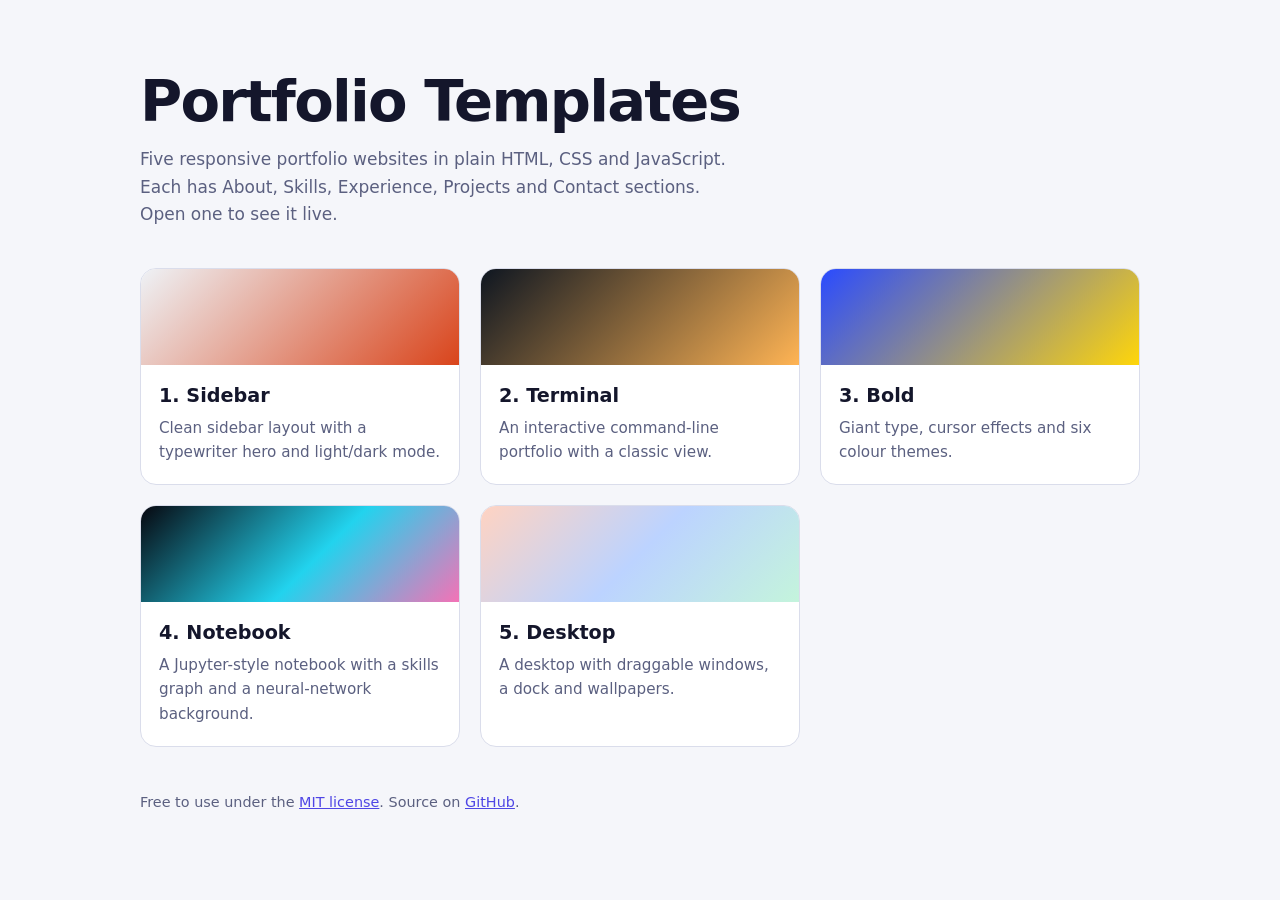
<file: index.html>
<!doctype html>
<html lang="en">
<head>
<meta charset="utf-8">
<meta name="viewport" content="width=device-width,initial-scale=1">
<title>Portfolio Templates</title>
<meta name="description" content="Five free portfolio website templates in plain HTML, CSS and JavaScript.">
<style>
:root{--bg:#F5F6FA;--card:#fff;--ink:#14162B;--mute:#5B6080;--line:#DADDEB;--acc:#4F46E5}
@media(prefers-color-scheme:dark){:root{--bg:#0C0E1A;--card:#151829;--ink:#ECEEFA;--mute:#9AA0C4;--line:#262B47;--acc:#8B93FF}}
*{box-sizing:border-box;margin:0}
body{font:17px/1.6 system-ui,-apple-system,"Segoe UI",sans-serif;background:var(--bg);color:var(--ink);padding:8vh 6vw}
main{max-width:1000px;margin:auto}
h1{font-size:clamp(2.2rem,6vw,3.6rem);letter-spacing:-.03em;line-height:1.05}
.lead{color:var(--mute);max-width:56ch;margin:14px 0 40px}
.grid{display:grid;grid-template-columns:repeat(auto-fit,minmax(280px,1fr));gap:20px}
a.card{display:block;text-decoration:none;color:inherit;background:var(--card);border:1px solid var(--line);border-radius:16px;overflow:hidden;transition:transform .2s,box-shadow .2s,border-color .2s}
a.card:hover,a.card:focus-visible{transform:translateY(-4px);border-color:var(--acc);box-shadow:0 18px 40px -20px var(--acc);outline:none}
.sw{height:96px}
.b{padding:16px 18px 20px}
.b h2{font-size:1.2rem}
.b p{color:var(--mute);font-size:.95rem;margin-top:4px}
footer{margin-top:44px;color:var(--mute);font-size:.9rem}
footer a{color:var(--acc)}
@media(prefers-reduced-motion:reduce){*{transition:none!important}}
</style>
</head>
<body>
<main>
  <h1>Portfolio Templates</h1>
  <p class="lead">Five responsive portfolio websites in plain HTML, CSS and JavaScript. Each has About, Skills, Experience, Projects and Contact sections. Open one to see it live.</p>
  <div class="grid">
    <a class="card" href="template-1-sidebar/"><div class="sw" style="background:linear-gradient(135deg,#EEF2F6,#D9441B)"></div><div class="b"><h2>1. Sidebar</h2><p>Clean sidebar layout with a typewriter hero and light/dark mode.</p></div></a>
    <a class="card" href="template-2-terminal/"><div class="sw" style="background:linear-gradient(135deg,#0E1621,#FFB454)"></div><div class="b"><h2>2. Terminal</h2><p>An interactive command-line portfolio with a classic view.</p></div></a>
    <a class="card" href="template-3-bold/"><div class="sw" style="background:linear-gradient(135deg,#2A4BFF,#FFD60A)"></div><div class="b"><h2>3. Bold</h2><p>Giant type, cursor effects and six colour themes.</p></div></a>
    <a class="card" href="template-4-notebook/"><div class="sw" style="background:linear-gradient(135deg,#07070F,#22D3EE 55%,#F472B6)"></div><div class="b"><h2>4. Notebook</h2><p>A Jupyter-style notebook with a skills graph and a neural-network background.</p></div></a>
    <a class="card" href="template-5-desktop/"><div class="sw" style="background:linear-gradient(135deg,#FFD3C2,#BCD3FF 50%,#C4F4DC)"></div><div class="b"><h2>5. Desktop</h2><p>A desktop with draggable windows, a dock and wallpapers.</p></div></a>
  </div>
  <footer>Free to use under the <a href="LICENSE">MIT license</a>. Source on <a href="https://github.com/Omkar210404/portfolio-templates">GitHub</a>.</footer>
</main>
</body>
</html>
</file>
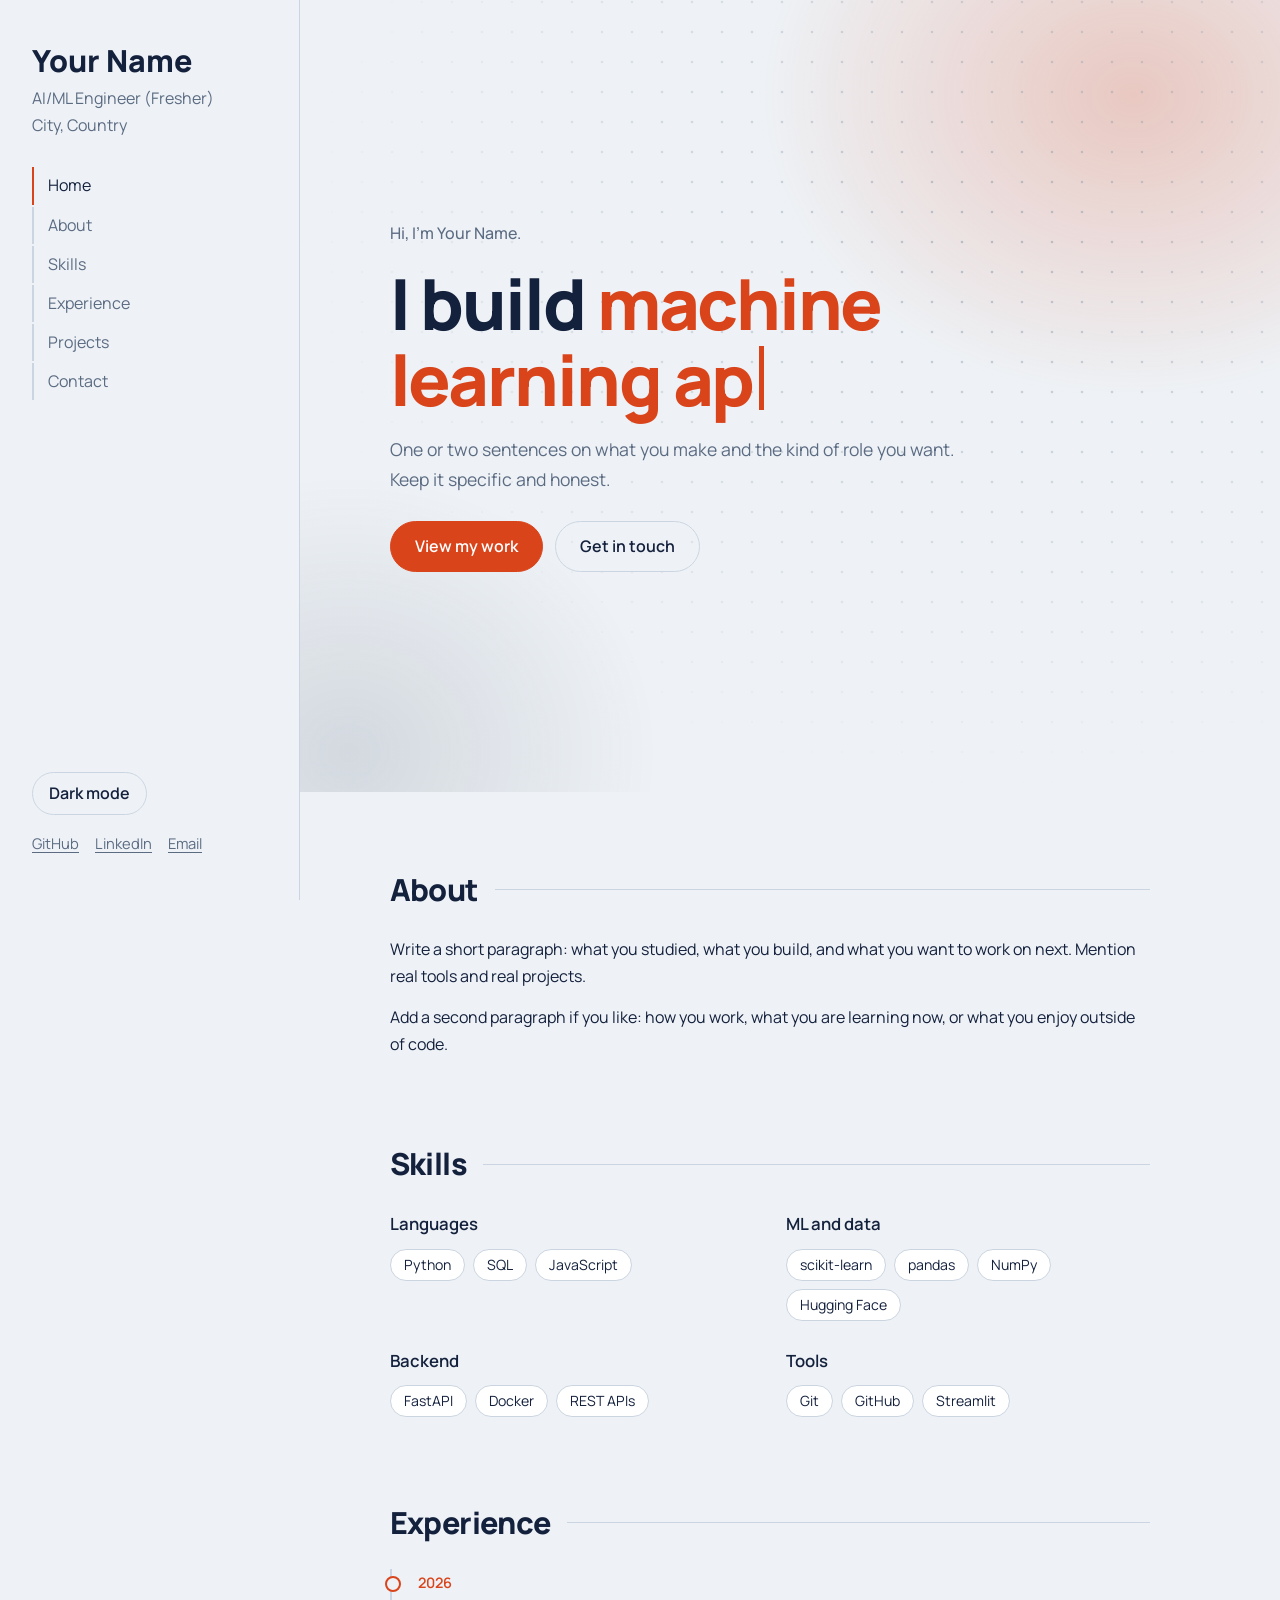
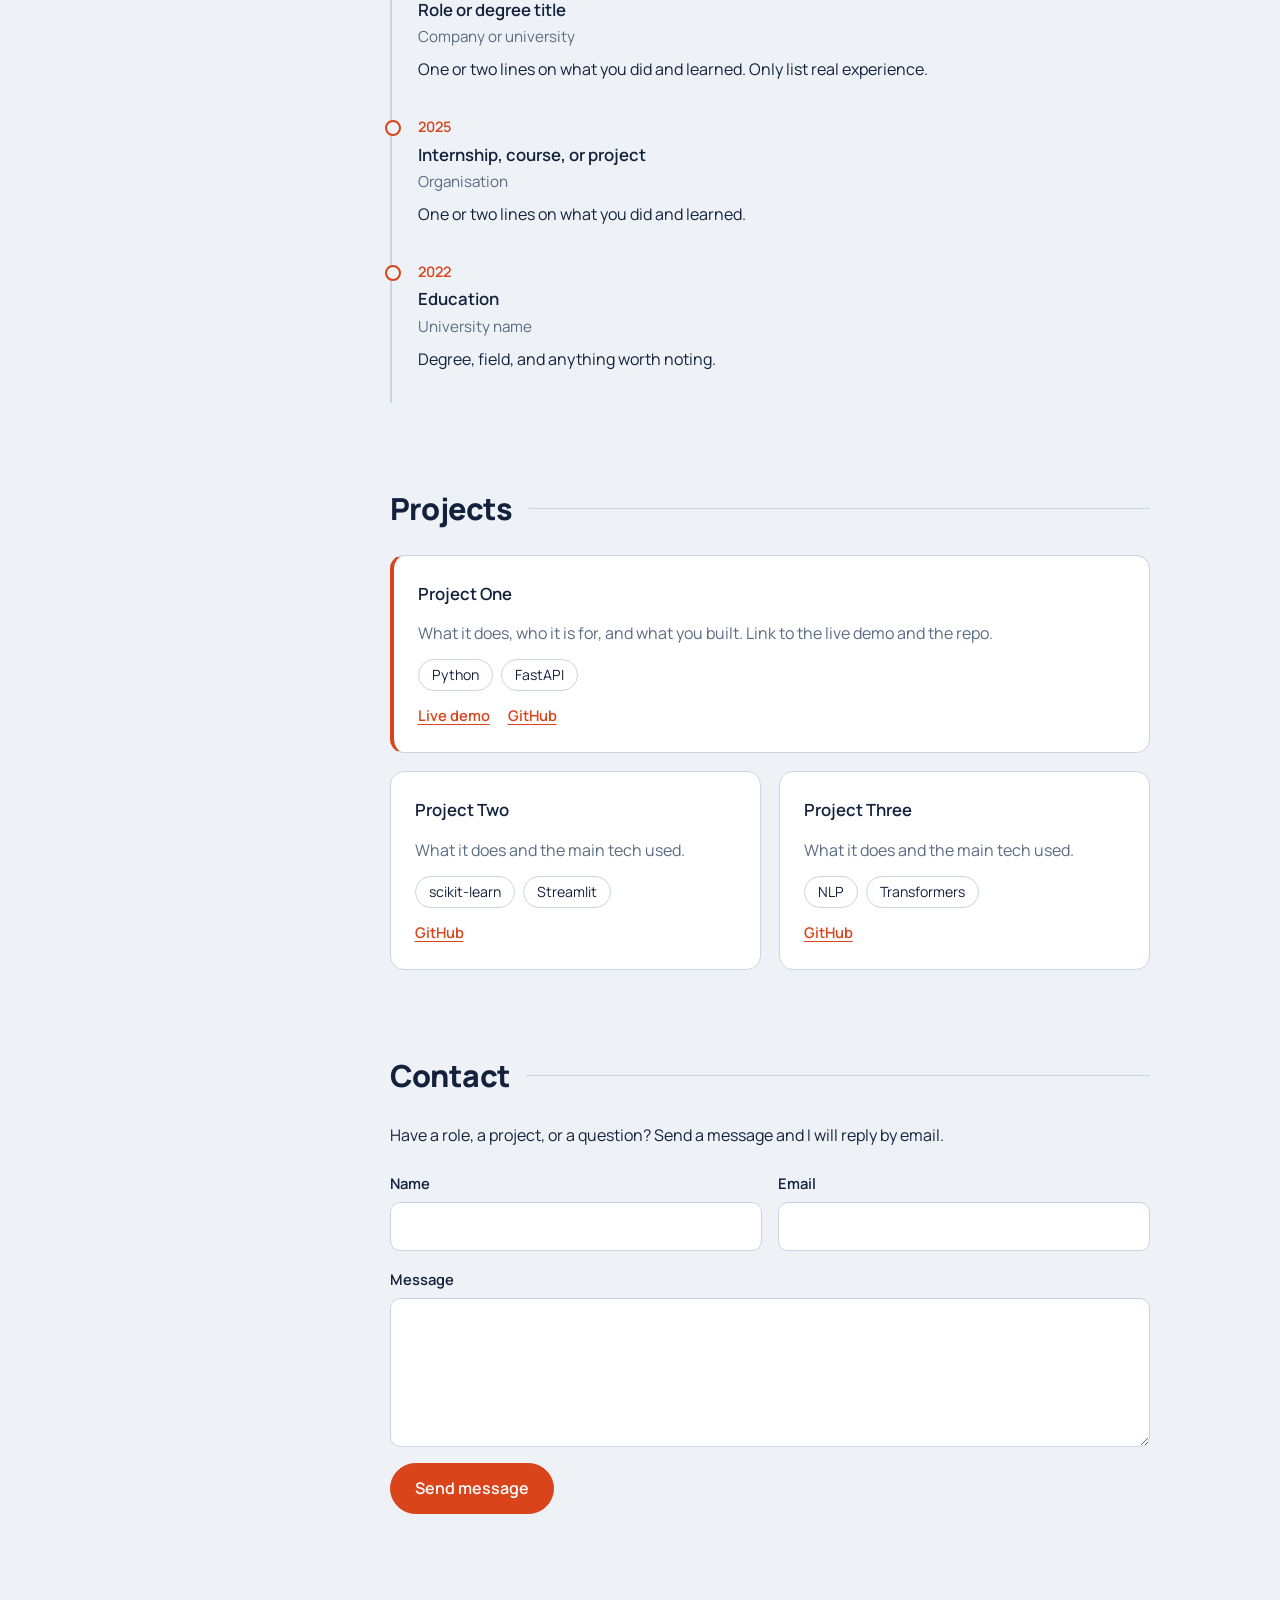
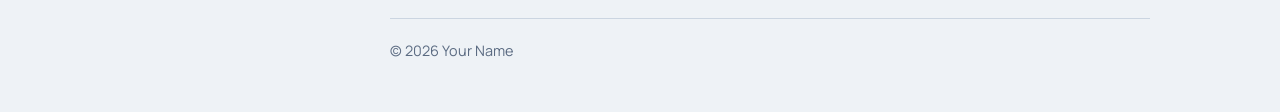
<file: template-1-sidebar/index.html>
<!doctype html>
<html lang="en" data-theme="light">
<head>
<meta charset="utf-8">
<meta name="viewport" content="width=device-width,initial-scale=1">
<meta name="description" content="Portfolio of Your Name, AI/ML engineer.">
<title>Your Name | AI/ML Engineer</title>
<link rel="preconnect" href="https://fonts.googleapis.com"><link rel="preconnect" href="https://fonts.gstatic.com" crossorigin>
<link href="https://fonts.googleapis.com/css2?family=Manrope:wght@400;500;600;800&display=swap" rel="stylesheet">
<link rel="stylesheet" href="style.css">
<script>try{var t=localStorage.getItem('theme');document.documentElement.dataset.theme=t||(matchMedia('(prefers-color-scheme:dark)').matches?'dark':'light')}catch(e){}</script>
</head>
<body>
<!-- EDIT GUIDE: replace "Your Name", the text in each section, the # links, you@email.com,
     and YOUR_ACCESS_KEY (free key from web3forms.com) in the contact form. -->
<button class="menu-btn" id="menu" aria-label="Open menu" aria-expanded="false" aria-controls="side"><i></i><i></i><i></i></button>

<aside id="side">
  <div>
    <h1 class="name">Your Name</h1>
    <p class="role">AI/ML Engineer (Fresher)<br>City, Country</p>
  </div>
  <nav aria-label="Main">
    <a href="#top">Home</a><a href="#about">About</a><a href="#skills">Skills</a>
    <a href="#experience">Experience</a><a href="#projects">Projects</a><a href="#contact">Contact</a>
  </nav>
  <div class="side-foot">
    <button class="theme" id="theme" aria-pressed="false"><span>Dark mode</span></button>
    <div class="links"><a href="#">GitHub</a><a href="#">LinkedIn</a><a href="mailto:you@email.com">Email</a></div>
  </div>
</aside>

<main>
  <header id="top" class="hero">
    <div class="hero-bg" aria-hidden="true"></div>
    <p class="hi">Hi, I'm Your Name.</p>
    <h2>I build <span id="tw">machine learning apps</span><span class="cur" aria-hidden="true"></span></h2>
    <p class="lead">One or two sentences on what you make and the kind of role you want. Keep it specific and honest.</p>
    <div class="cta"><a class="btn primary" href="#projects">View my work</a><a class="btn" href="#contact">Get in touch</a></div>
  </header>

  <section id="about">
    <h2 class="sec">About</h2>
    <p>Write a short paragraph: what you studied, what you build, and what you want to work on next. Mention real tools and real projects.</p>
    <p>Add a second paragraph if you like: how you work, what you are learning now, or what you enjoy outside of code.</p>
  </section>

  <section id="skills">
    <h2 class="sec">Skills</h2>
    <div class="skills">
      <div><h3>Languages</h3><ul class="tags"><li>Python</li><li>SQL</li><li>JavaScript</li></ul></div>
      <div><h3>ML and data</h3><ul class="tags"><li>scikit-learn</li><li>pandas</li><li>NumPy</li><li>Hugging Face</li></ul></div>
      <div><h3>Backend</h3><ul class="tags"><li>FastAPI</li><li>Docker</li><li>REST APIs</li></ul></div>
      <div><h3>Tools</h3><ul class="tags"><li>Git</li><li>GitHub</li><li>Streamlit</li></ul></div>
    </div>
  </section>

  <section id="experience">
    <h2 class="sec">Experience</h2>
    <ol class="timeline">
      <li><time>2026</time><h3>Role or degree title</h3><p class="org">Company or university</p><p>One or two lines on what you did and learned. Only list real experience.</p></li>
      <li><time>2025</time><h3>Internship, course, or project</h3><p class="org">Organisation</p><p>One or two lines on what you did and learned.</p></li>
      <li><time>2022</time><h3>Education</h3><p class="org">University name</p><p>Degree, field, and anything worth noting.</p></li>
    </ol>
  </section>

  <section id="projects">
    <h2 class="sec">Projects</h2>
    <div class="grid">
      <article class="card wide"><h3>Project One</h3><p>What it does, who it is for, and what you built. Link to the live demo and the repo.</p><ul class="tags"><li>Python</li><li>FastAPI</li></ul><p class="pl"><a href="#">Live demo</a><a href="#">GitHub</a></p></article>
      <article class="card"><h3>Project Two</h3><p>What it does and the main tech used.</p><ul class="tags"><li>scikit-learn</li><li>Streamlit</li></ul><p class="pl"><a href="#">GitHub</a></p></article>
      <article class="card"><h3>Project Three</h3><p>What it does and the main tech used.</p><ul class="tags"><li>NLP</li><li>Transformers</li></ul><p class="pl"><a href="#">GitHub</a></p></article>
    </div>
  </section>

  <section id="contact">
    <h2 class="sec">Contact</h2>
    <p>Have a role, a project, or a question? Send a message and I will reply by email.</p>
    <form id="form" action="https://api.web3forms.com/submit" method="POST" novalidate>
      <input type="hidden" name="access_key" value="YOUR_ACCESS_KEY">
      <input type="hidden" name="from_name" value="Portfolio contact form">
      <input type="checkbox" name="botcheck" class="bot" tabindex="-1" autocomplete="off" aria-hidden="true">
      <div class="row">
        <label>Name<input name="name" required autocomplete="name"></label>
        <label>Email<input name="email" type="email" required autocomplete="email"></label>
      </div>
      <label>Message<textarea name="message" rows="5" required></textarea></label>
      <button class="btn primary" type="submit">Send message</button>
      <p id="status" role="status"></p>
    </form>
    <footer>© <span id="yr">2026</span> Your Name</footer>
  </section>
</main>
<script src="script.js"></script>
</body>
</html>
</file>
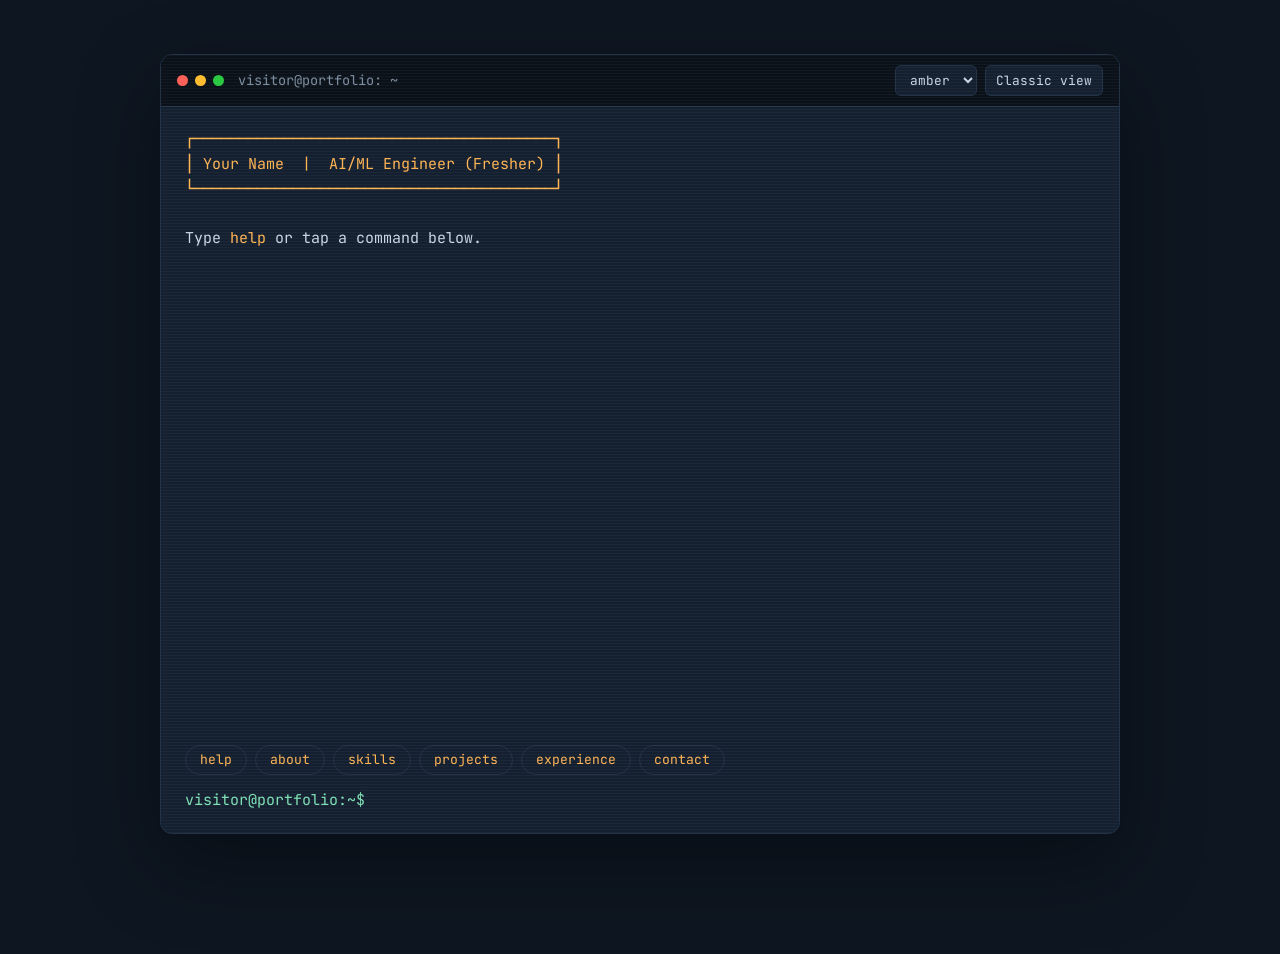
<file: template-2-terminal/index.html>
<!doctype html>
<html lang="en" data-theme="amber">
<head>
<meta charset="utf-8">
<meta name="viewport" content="width=device-width,initial-scale=1">
<meta name="description" content="Interactive terminal portfolio of Your Name, AI/ML engineer.">
<title>Your Name | Terminal Portfolio</title>
<link rel="preconnect" href="https://fonts.googleapis.com"><link rel="preconnect" href="https://fonts.gstatic.com" crossorigin>
<link href="https://fonts.googleapis.com/css2?family=JetBrains+Mono:wght@400;700&display=swap" rel="stylesheet">
<link rel="stylesheet" href="style.css">
</head>
<body>
<!-- EDIT GUIDE: all your content lives in the DATA object at the top of script.js. -->
<canvas id="rain" aria-hidden="true"></canvas>

<div class="win" id="win">
  <div class="bar">
    <span class="dots" aria-hidden="true"><i></i><i></i><i></i></span>
    <span class="title">visitor@portfolio: ~</span>
    <span class="tools">
      <select id="themeSel" aria-label="Colour theme"><option>amber</option><option>green</option><option>cyan</option><option>light</option></select>
      <button id="classicBtn" type="button">Classic view</button>
    </span>
  </div>
  <div class="screen" id="screen" role="log" aria-live="polite"></div>
  <div class="chips" id="chips" aria-label="Quick commands"></div>
  <div class="prompt">
    <label for="cmd" class="ps">visitor@portfolio:~$</label>
    <input id="cmd" autocomplete="off" autocapitalize="off" spellcheck="false" aria-label="Type a command, or press Tab to complete">
  </div>
</div>

<main id="classic" hidden></main>
<noscript><p style="padding:2rem;font-family:monospace">This portfolio is an interactive terminal and needs JavaScript. Contact: you@email.com</p></noscript>
<script src="script.js"></script>
</body>
</html>
</file>
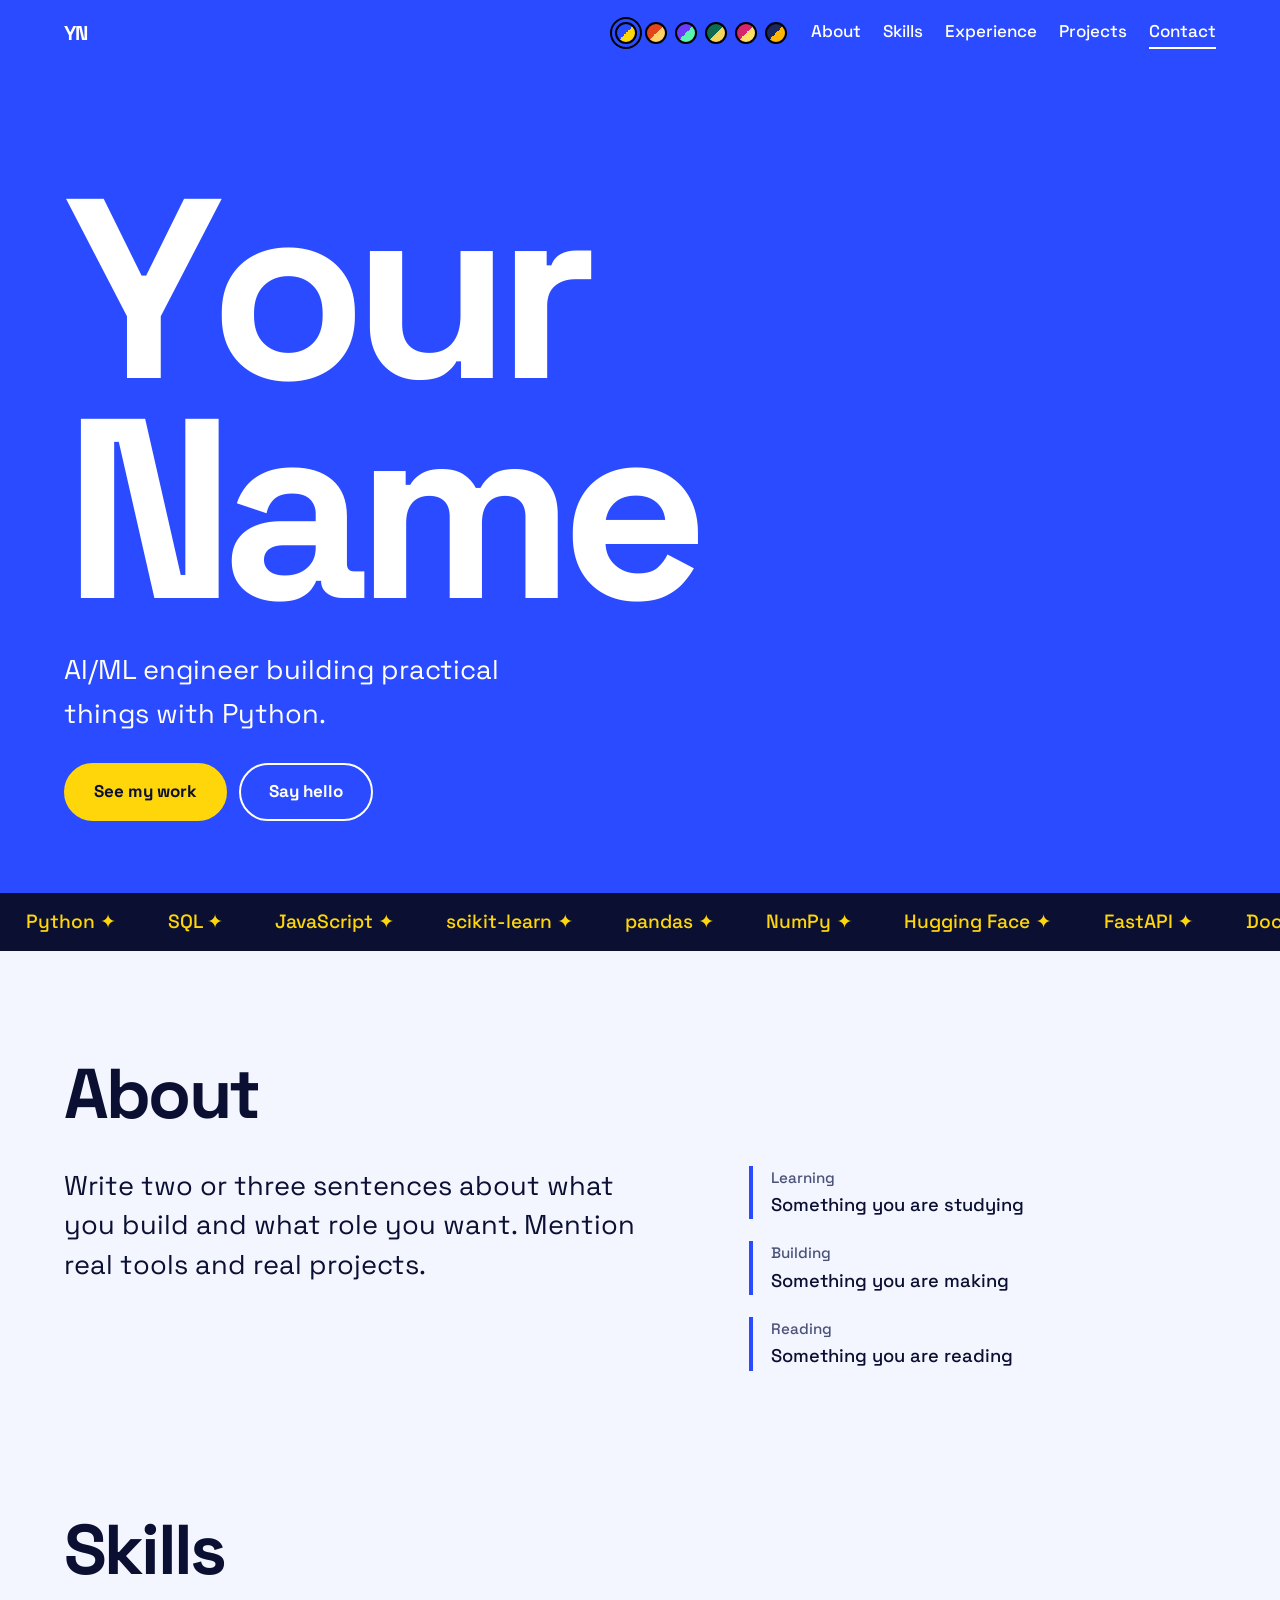
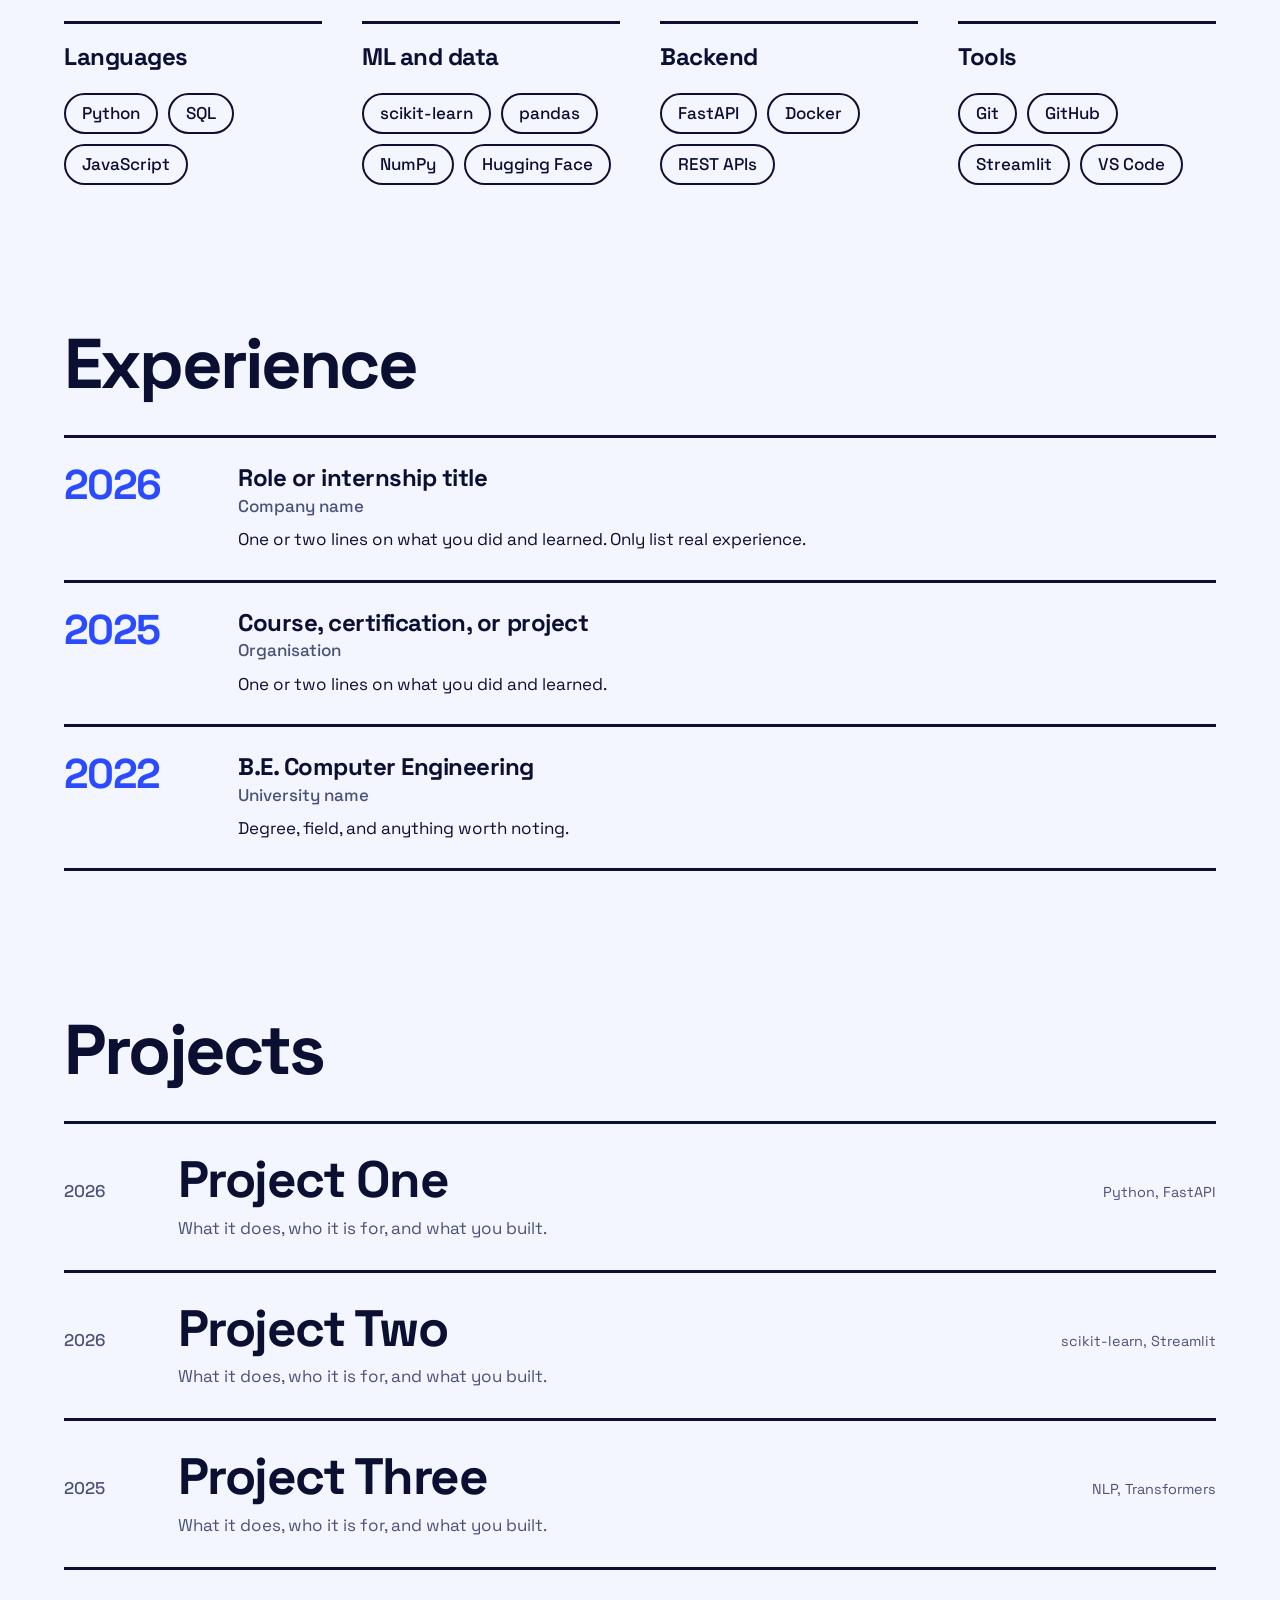
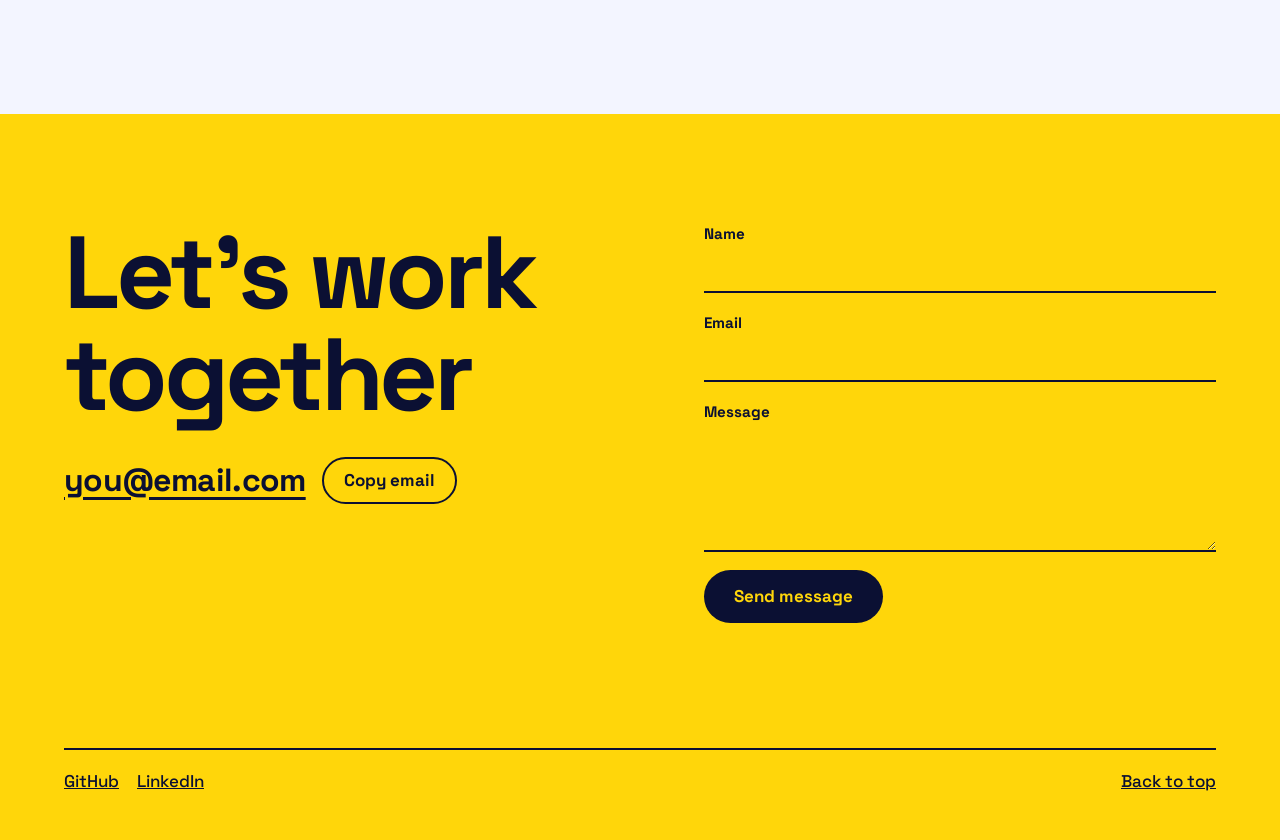
<file: template-3-bold/index.html>
<!doctype html>
<html lang="en">
<head>
<meta charset="utf-8">
<meta name="viewport" content="width=device-width,initial-scale=1">
<meta name="description" content="Portfolio of Your Name, AI/ML engineer.">
<title>Your Name | Portfolio</title>
<link rel="preconnect" href="https://fonts.googleapis.com"><link rel="preconnect" href="https://fonts.gstatic.com" crossorigin>
<link href="https://fonts.googleapis.com/css2?family=Space+Grotesk:wght@400;500;700&display=swap" rel="stylesheet">
<link rel="stylesheet" href="style.css">
</head>
<body>
<!-- EDIT GUIDE: your content lives in the DATA object at the top of script.js.
     For the contact form, replace YOUR_ACCESS_KEY below (free key at web3forms.com). -->
<div id="bar" aria-hidden="true"></div>
<div id="ring" aria-hidden="true"></div>

<nav id="nav" aria-label="Main">
  <a class="logo" href="#top" id="logo">YN</a>
  <div class="sw" id="sw" role="group" aria-label="Colour theme"></div>
  <div class="links"><a href="#about">About</a><a href="#skills">Skills</a><a href="#experience">Experience</a><a href="#projects">Projects</a><a href="#contact">Contact</a></div>
</nav>

<header id="top">
  <h1 id="name">Your Name</h1>
  <p class="tag" id="tag"></p>
  <div class="cta"><a class="btn" href="#projects">See my work</a><a class="btn ghost" href="#contact">Say hello</a></div>
</header>

<div class="marquee" aria-hidden="true"><div id="track"></div></div>

<main>
  <section id="about"><h2>About</h2><div class="about"><p id="aboutText"></p><dl class="now" id="now"></dl></div></section>
  <section id="skills"><h2>Skills</h2><div class="skills" id="skillGrid"></div></section>
  <section id="experience"><h2>Experience</h2><ol class="xp" id="xp"></ol></section>
  <section id="projects"><h2>Projects</h2><ul class="list" id="list"></ul></section>
</main>

<footer id="contact">
  <div class="ct">
    <div>
      <h2>Let's work together</h2>
      <div class="mail"><a id="mail" href="#"></a><button type="button" id="copy">Copy email</button></div>
      <p id="copied" role="status"></p>
    </div>
    <form id="form" action="https://api.web3forms.com/submit" method="POST" novalidate>
      <input type="hidden" name="access_key" value="YOUR_ACCESS_KEY">
      <input type="hidden" name="from_name" value="Portfolio contact form">
      <input type="checkbox" name="botcheck" class="bot" tabindex="-1" autocomplete="off" aria-hidden="true">
      <label>Name<input name="name" required autocomplete="name"></label>
      <label>Email<input name="email" type="email" required autocomplete="email"></label>
      <label>Message<textarea name="message" rows="4" required></textarea></label>
      <button class="send" type="submit">Send message</button>
      <p id="status" role="status"></p>
    </form>
  </div>
  <div class="foot"><span id="links"></span><a href="#top">Back to top</a></div>
</footer>

<div id="peek" aria-hidden="true"></div>
<noscript><p style="padding:2rem">This portfolio needs JavaScript. Contact: you@email.com</p></noscript>
<script src="script.js"></script>
</body>
</html>
</file>
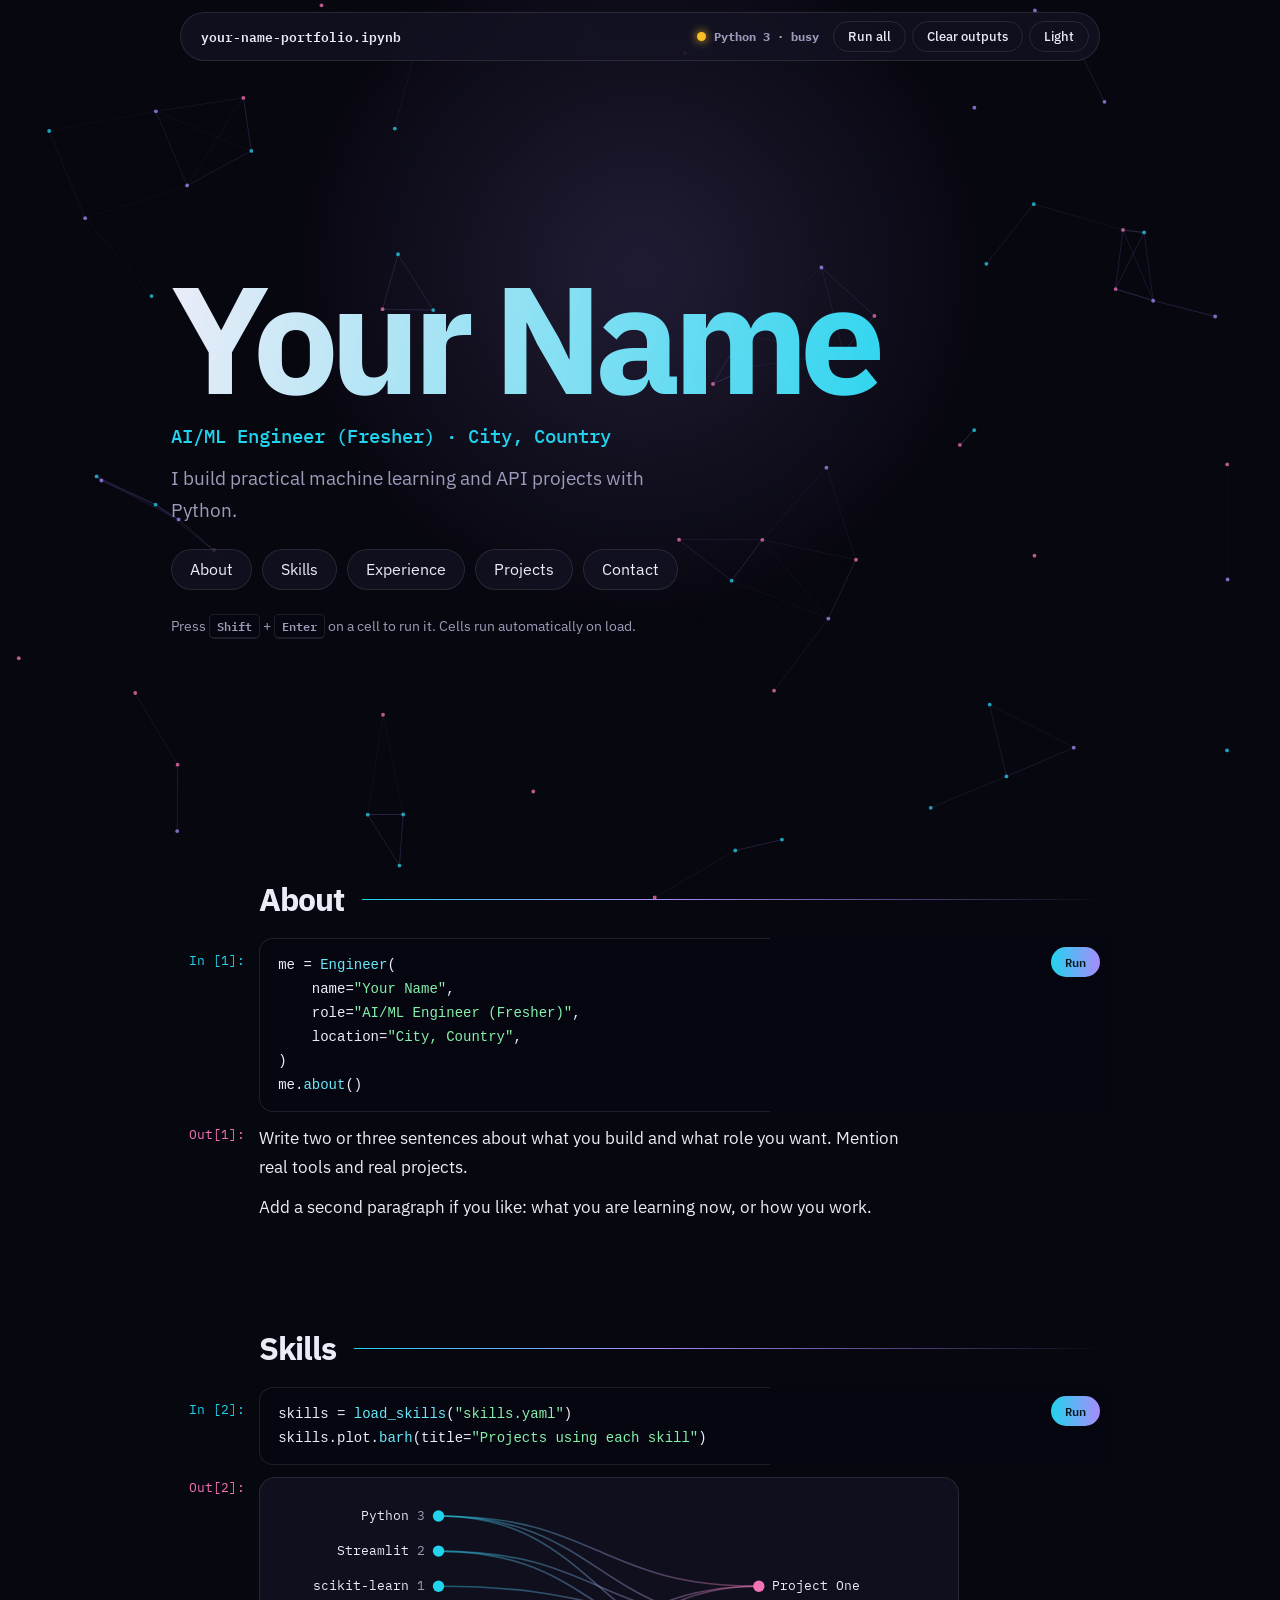
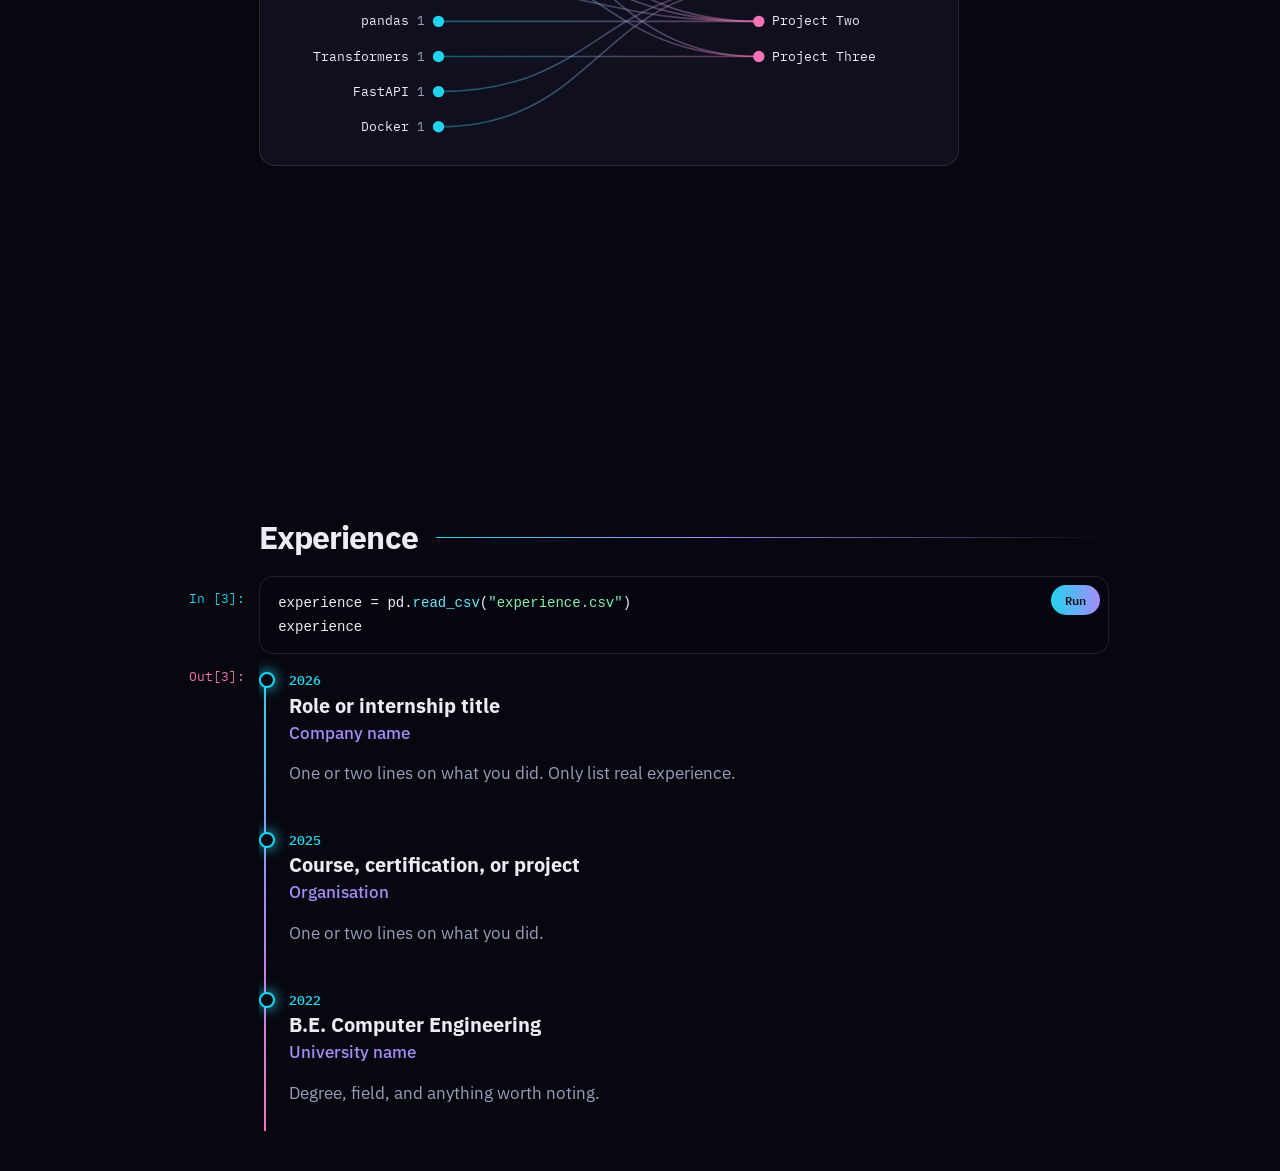
<file: template-4-notebook/index.html>
<!doctype html>
<html lang="en" data-theme="dark">
<head>
<meta charset="utf-8">
<meta name="viewport" content="width=device-width,initial-scale=1">
<meta name="description" content="Portfolio of Your Name, AI/ML engineer, as a notebook.">
<title>Your Name | Portfolio Notebook</title>
<link rel="preconnect" href="https://fonts.googleapis.com"><link rel="preconnect" href="https://fonts.gstatic.com" crossorigin>
<link href="https://fonts.googleapis.com/css2?family=IBM+Plex+Mono:wght@400;600&family=IBM+Plex+Sans:wght@400;500;600&display=swap" rel="stylesheet">
<link rel="stylesheet" href="style.css">
<script>try{var t=localStorage.getItem('nb-theme');document.documentElement.dataset.theme=t||'dark'}catch(e){}</script>
</head>
<body>
<canvas id="net" aria-hidden="true"></canvas><div id="spot" aria-hidden="true"></div>
<!-- EDIT GUIDE: your content lives in the DATA object at the top of script.js.
     For the contact form, replace YOUR_ACCESS_KEY in script.js (free key at web3forms.com). -->
<header class="tb">
  <span class="fn" id="fn">your-name-portfolio.ipynb</span>
  <span class="kern" id="kern" role="status"><i></i><b id="kst">Python 3 · idle</b></span>
  <div class="btns">
    <button type="button" id="runAll">Run all</button>
    <button type="button" id="clear">Clear outputs</button>
    <button type="button" id="theme" aria-pressed="false">Dark</button>
  </div>
</header>
<main id="nb" aria-label="Portfolio notebook"></main>
<noscript><p style="padding:2rem">This portfolio is an interactive notebook and needs JavaScript. Contact: you@email.com</p></noscript>
<script src="script.js"></script>
</body>
</html>
</file>
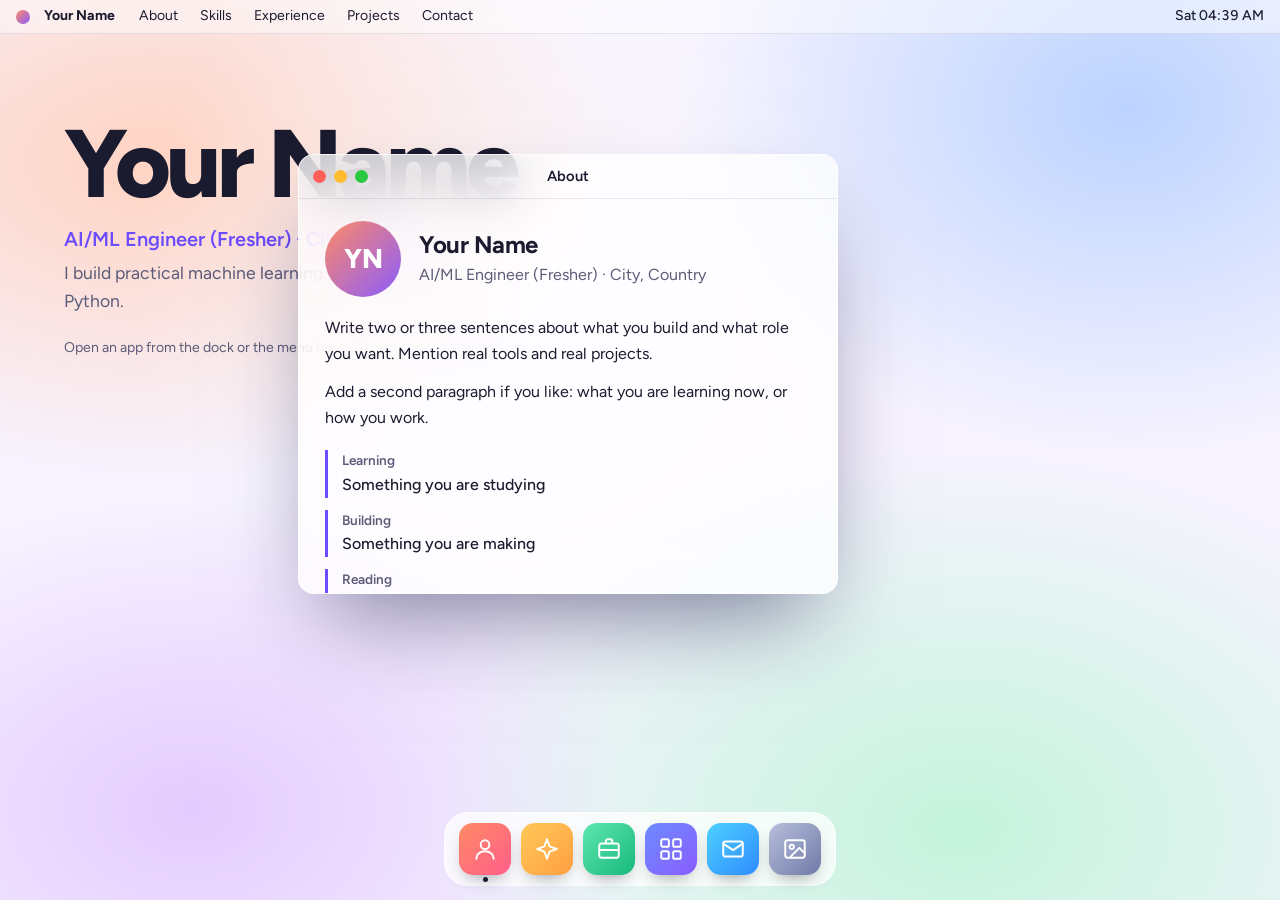
<file: template-5-desktop/index.html>
<!doctype html>
<html lang="en" data-mode="light">
<head>
<meta charset="utf-8">
<meta name="viewport" content="width=device-width,initial-scale=1">
<meta name="description" content="Portfolio of Your Name, AI/ML engineer, as an interactive desktop.">
<title>Your Name | Portfolio Desktop</title>
<link rel="preconnect" href="https://fonts.googleapis.com"><link rel="preconnect" href="https://fonts.gstatic.com" crossorigin>
<link href="https://fonts.googleapis.com/css2?family=Figtree:wght@400;500;600;800&display=swap" rel="stylesheet">
<link rel="stylesheet" href="style.css">
</head>
<body>
<!-- EDIT GUIDE: your content lives in the DATA object at the top of script.js.
     For the contact form, set contact.accessKey there (free key at web3forms.com). -->
<div class="desk" id="desk" aria-hidden="true"></div>
<header class="mb"><span class="lg" aria-hidden="true"></span><b id="brand">Your Name</b><nav id="menu" aria-label="Apps"></nav><span class="clk" id="clk"></span></header>
<section class="wd"><h1 id="hn">Your Name</h1><p class="rl" id="rl"></p><p id="tg"></p><p class="hint">Open an app from the dock or the menu bar. Drag windows by their title bar.</p></section>
<div class="pp" id="pp" hidden></div>
<nav class="dock" id="dock" aria-label="Dock"></nav>
<noscript><p style="padding:5rem 2rem">This portfolio is an interactive desktop and needs JavaScript. Contact: you@email.com</p></noscript>
<script src="script.js"></script>
</body>
</html>
</file>
<file: template-1-sidebar/style.css>
:root{--bg:#EEF2F6;--card:#fff;--ink:#14213D;--mute:#5B6B82;--acc:#D9441B;--line:#CBD5E1;--on:#fff}
[data-theme=dark]{--bg:#0B1220;--card:#121B2E;--ink:#E6ECF5;--mute:#93A3BA;--acc:#FF7A4D;--line:#22304A;--on:#0B1220}
*{box-sizing:border-box;margin:0}
html{scroll-behavior:smooth;scroll-padding-top:24px}
body{font:16px/1.7 Manrope,system-ui,sans-serif;color:var(--ink);background:var(--bg);display:grid;grid-template-columns:300px 1fr;min-height:100vh;transition:background .3s,color .3s}
a{color:inherit}
:focus-visible{outline:2px solid var(--acc);outline-offset:3px}

#side{position:sticky;top:0;height:100vh;padding:44px 32px;display:flex;flex-direction:column;gap:28px;border-right:1px solid var(--line)}
.name{font-size:1.9rem;line-height:1.15;font-weight:800}
.role{color:var(--mute);margin-top:6px}
nav{display:flex;flex-direction:column;gap:2px}
nav a{text-decoration:none;padding:5px 0 5px 14px;border-left:2px solid var(--line);color:var(--mute);transition:.2s}
nav a:hover,nav a.on{color:var(--ink);border-color:var(--acc)}
.side-foot{margin-top:auto;display:flex;flex-direction:column;gap:16px}
.theme{font:inherit;font-weight:600;color:var(--ink);background:none;border:1px solid var(--line);border-radius:99px;padding:7px 16px;cursor:pointer;width:max-content}
.theme:hover{border-color:var(--acc)}
.links{display:flex;gap:16px;font-size:.92rem}
.links a{color:var(--mute);text-underline-offset:3px}.links a:hover{color:var(--acc)}

main{padding:0 7vw 40px;max-width:980px;width:100%}
.hero{position:relative;min-height:88vh;display:flex;flex-direction:column;justify-content:center;gap:18px;isolation:isolate}
.hero-bg{position:absolute;inset:0 -7vw 0 -7vw;z-index:-1;
background:radial-gradient(55% 55% at 85% 12%,color-mix(in srgb,var(--acc) 24%,transparent),transparent 70%),
radial-gradient(45% 50% at 5% 95%,color-mix(in srgb,var(--ink) 12%,transparent),transparent 70%)}
.hero-bg::after{content:"";position:absolute;inset:0;
background:url("data:image/svg+xml,%3Csvg xmlns='http://www.w3.org/2000/svg' width='30' height='30'%3E%3Ccircle cx='2' cy='2' r='1.3' fill='%238899AA' fill-opacity='.55'/%3E%3C/svg%3E");
-webkit-mask-image:radial-gradient(70% 70% at 70% 30%,#000,transparent);mask-image:radial-gradient(70% 70% at 70% 30%,#000,transparent)}
.hi{color:var(--mute);font-weight:500}
.hero h2{font-size:clamp(2.2rem,6vw,4.4rem);line-height:1.08;font-weight:800;letter-spacing:-.03em;max-width:15ch}
#tw{color:var(--acc)}
.cur{display:inline-block;width:.07em;height:.9em;margin-left:.08em;background:var(--acc);vertical-align:-.05em;animation:blink 1s steps(2) infinite}
@keyframes blink{50%{opacity:0}}
.lead{max-width:52ch;color:var(--mute);font-size:1.1rem}
.cta{display:flex;gap:12px;flex-wrap:wrap;margin-top:8px}
.btn{display:inline-block;font:inherit;font-weight:600;text-decoration:none;color:var(--ink);padding:11px 24px;border:1px solid var(--line);border-radius:99px;background:none;cursor:pointer;transition:.2s}
.btn:hover{border-color:var(--acc)}
.btn.primary{background:var(--acc);border-color:var(--acc);color:var(--on)}
.btn.primary:hover{filter:brightness(1.1)}

section{padding:72px 0 8px;max-width:760px}
.sec{font-size:1.9rem;font-weight:800;letter-spacing:-.02em;margin-bottom:20px;display:flex;align-items:center;gap:16px}
.sec::after{content:"";flex:1;height:1px;background:var(--line)}
section p+p{margin-top:14px}
h3{font-size:1.05rem;font-weight:600}
.skills{display:grid;grid-template-columns:repeat(2,1fr);gap:26px 32px}
.skills h3{margin-bottom:10px}
.tags{display:flex;flex-wrap:wrap;gap:8px;list-style:none;padding:0}
.tags li{background:var(--card);border:1px solid var(--line);border-radius:99px;padding:3px 13px;font-size:.88rem}

.timeline{list-style:none;padding:0 0 0 26px;border-left:2px solid var(--line)}
.timeline li{position:relative;padding-bottom:30px}
.timeline li::before{content:"";position:absolute;left:-33px;top:7px;width:12px;height:12px;border-radius:50%;background:var(--bg);border:2px solid var(--acc)}
.timeline time{color:var(--acc);font-weight:600;font-size:.9rem}
.org{color:var(--mute);font-size:.95rem}
.timeline li p:last-child{margin-top:6px}

.grid{display:grid;grid-template-columns:1fr 1fr;gap:18px}
.card{background:var(--card);border:1px solid var(--line);border-radius:14px;padding:24px;display:flex;flex-direction:column;gap:12px;transition:border-color .2s}
.card:hover{border-color:var(--acc)}
.card.wide{grid-column:1/-1;border-left:4px solid var(--acc)}
.card p{color:var(--mute)}
.pl{display:flex;gap:18px;margin-top:auto;font-weight:600;font-size:.92rem}
.pl a{color:var(--acc);text-underline-offset:3px}

form{display:grid;gap:16px;margin-top:22px}
.row{display:grid;grid-template-columns:1fr 1fr;gap:16px}
label{display:grid;gap:6px;font-weight:600;font-size:.92rem}
input,textarea{font:inherit;color:var(--ink);background:var(--card);border:1px solid var(--line);border-radius:10px;padding:11px 14px;width:100%}
input:focus,textarea:focus{outline:none;border-color:var(--acc);box-shadow:0 0 0 3px color-mix(in srgb,var(--acc) 25%,transparent)}
form .btn{width:max-content}
.bot{position:absolute;left:-9999px}
#status{min-height:1.5em;font-weight:500}
#status.ok{color:#1a8f4d}#status.err{color:#d6336c}
footer{margin-top:64px;padding-top:20px;border-top:1px solid var(--line);color:var(--mute);font-size:.9rem}

.menu-btn{display:none}
@media(max-width:860px){
body{display:block}
.menu-btn{display:flex;flex-direction:column;gap:5px;position:fixed;top:14px;right:14px;z-index:20;background:var(--card);border:1px solid var(--line);border-radius:10px;padding:12px;cursor:pointer}
.menu-btn i{width:20px;height:2px;background:var(--ink)}
#side{position:fixed;inset:0 auto 0 0;width:min(300px,85vw);height:100%;z-index:10;background:var(--bg);transform:translateX(-100%);transition:transform .3s}
#side.open{transform:none}
main{padding:0 22px 32px}
.hero-bg{inset:0 -22px}
.hero h2{max-width:none}
.skills,.grid,.row{grid-template-columns:1fr}
}
@media(prefers-reduced-motion:reduce){*{transition:none!important;animation:none!important}html{scroll-behavior:auto}}
</file>
<file: template-2-terminal/style.css>
:root,[data-theme=amber]{--bg:#0E1621;--panel:#142030;--bar:#0B1119;--ink:#C9D6E2;--mute:#7C8DA0;--acc:#FFB454;--acc2:#7EE0B5;--line:#223247}
[data-theme=green]{--bg:#07120C;--panel:#0C1A12;--bar:#050D09;--ink:#CDEBD7;--mute:#6E9A80;--acc:#5BFF9A;--acc2:#B6FF6B;--line:#17301F}
[data-theme=cyan]{--bg:#08121C;--panel:#0D1B2A;--bar:#060E16;--ink:#D3E6F5;--mute:#7592AD;--acc:#4CD7F6;--acc2:#C792EA;--line:#1B3249}
[data-theme=light]{--bg:#F2F4F8;--panel:#fff;--bar:#E6EAF0;--ink:#1B2430;--mute:#6A7686;--acc:#C2410C;--acc2:#0B6E4F;--line:#D5DBE5}
*{box-sizing:border-box;margin:0}
body{background:var(--bg);color:var(--ink);font:15px/1.65 "JetBrains Mono",ui-monospace,monospace;min-height:100vh;transition:background .3s}
#rain{position:fixed;inset:0;width:100%;height:100%;opacity:.22;pointer-events:none}
a{color:var(--acc2);text-underline-offset:3px}
:focus-visible{outline:2px solid var(--acc);outline-offset:2px}

.win{position:relative;max-width:960px;height:min(88vh,780px);margin:6vh auto;display:flex;flex-direction:column;background:var(--panel);border:1px solid var(--line);border-radius:12px;overflow:hidden;box-shadow:0 30px 80px rgba(0,0,0,.35)}
.win::after{content:"";position:absolute;inset:0;pointer-events:none;background:repeating-linear-gradient(0deg,rgba(255,255,255,.035) 0 1px,transparent 1px 3px)}
[data-theme=light] .win::after{display:none}
.bar{display:flex;align-items:center;gap:14px;padding:10px 16px;background:var(--bar);border-bottom:1px solid var(--line)}
.dots{display:flex;gap:7px}.dots i{width:11px;height:11px;border-radius:50%;background:var(--line)}
.dots i:first-child{background:#ff5f57}.dots i:nth-child(2){background:#febc2e}.dots i:last-child{background:#28c840}
.title{color:var(--mute);font-size:.85rem;flex:1;white-space:nowrap;overflow:hidden;text-overflow:ellipsis}
.tools{display:flex;gap:8px}
.tools select,.tools button{font:inherit;font-size:.8rem;color:var(--ink);background:var(--panel);border:1px solid var(--line);border-radius:6px;padding:4px 10px;cursor:pointer}
.tools select:hover,.tools button:hover{border-color:var(--acc)}

.screen{flex:1;overflow-y:auto;padding:20px 24px;scroll-behavior:smooth}
.out{white-space:pre-wrap;word-break:break-word;margin-bottom:14px}
.acc{color:var(--acc)}.mute{color:var(--mute)}.ok{color:var(--acc2)}
.ps{color:var(--acc2);white-space:nowrap}.ps::after{content:" "}
.echo .ps{margin-right:.4em}
.banner{color:var(--acc);line-height:1.25}
.chips{display:flex;flex-wrap:wrap;gap:8px;padding:8px 24px 0}
.chips button{font:inherit;font-size:.82rem;color:var(--acc);background:none;border:1px solid var(--line);border-radius:99px;padding:3px 14px;cursor:pointer}
.chips button:hover{border-color:var(--acc);background:color-mix(in srgb,var(--acc) 10%,transparent)}
.prompt{display:flex;align-items:center;gap:8px;padding:12px 24px 18px}
.prompt input{flex:1;min-width:0;font:inherit;font-size:16px;color:var(--ink);background:none;border:0;outline:0;caret-color:var(--acc)}

#classic{max-width:720px;margin:0 auto;padding:7vh 6vw;font-family:system-ui,sans-serif;line-height:1.7}
#classic h1{font-size:2.2rem}#classic .sub{color:var(--mute);margin-bottom:12px}
#classic h2{margin:36px 0 10px;padding-bottom:6px;border-bottom:1px solid var(--line);font-size:1.2rem}
#classic .out{font-family:"JetBrains Mono",monospace;font-size:.92rem}
#classic .back{margin-top:40px;font:inherit;color:var(--acc);background:none;border:1px solid var(--line);border-radius:99px;padding:8px 20px;cursor:pointer}
body.classic .win,body.classic #rain{display:none}

@media(max-width:640px){.win{margin:0;height:100vh;height:100dvh;border-radius:0;border:0}.screen{padding:16px}.chips,.prompt{padding-left:16px;padding-right:16px}.title{display:none}.tools{margin-left:auto}}
</file>
<file: template-3-bold/style.css>
:root{--hero:#2A4BFF;--acc:#FFD60A;--paper:#F3F5FF;--ink:#0B1033;--mute:#4B5278;--line:#D3D9F2;--deep:#0B1033;--onacc:#0B1033;--pop:#2A4BFF}
*{box-sizing:border-box;margin:0}
html{scroll-behavior:smooth}
body{font:17px/1.6 "Space Grotesk",system-ui,sans-serif;color:var(--ink);background:var(--paper);overflow-x:hidden;transition:background .4s,color .4s}
a{color:inherit}
:focus-visible{outline:3px solid var(--acc);outline-offset:3px}
section,footer{scroll-margin-top:56px}
#bar{position:fixed;top:0;left:0;height:4px;width:0;background:var(--acc);z-index:60}

nav{position:fixed;inset:0 0 auto 0;z-index:50;display:flex;align-items:center;gap:24px;padding:16px 5vw;color:#fff;transition:background .3s,color .3s}
nav.solid{background:var(--paper);color:var(--ink);border-bottom:1px solid var(--line)}
.logo{font-weight:700;font-size:1.25rem;text-decoration:none;letter-spacing:-.03em;margin-right:auto}
.links{display:flex;gap:22px}
.links a{text-decoration:none;font-weight:500;padding:2px 0;border-bottom:2px solid transparent}
.links a:hover,.links a.on{border-color:currentColor}
.sw{display:flex;gap:8px}
.sw button{width:22px;height:22px;border-radius:50%;border:2px solid currentColor;cursor:pointer;padding:0}
.sw button[aria-pressed=true]{outline:2px solid currentColor;outline-offset:3px}

#top{background:var(--hero);color:#fff;min-height:96vh;padding:20vh 5vw 8vh;display:flex;flex-direction:column;justify-content:flex-end;transition:background .4s;position:relative;overflow:hidden}
h1{font-size:clamp(4.2rem,20vw,18rem);line-height:.86;font-weight:700;letter-spacing:-.055em}
.w{display:block}
.l{display:inline-block;transition:transform .14s ease-out,color .15s;animation:rise .9s cubic-bezier(.2,.8,.2,1) backwards;animation-delay:calc(var(--i)*60ms)}
@keyframes rise{from{transform:translateY(70%);opacity:0}}
.tag{font-size:clamp(1.15rem,2.4vw,1.7rem);max-width:30ch;margin-top:28px}
.cta{display:flex;gap:12px;flex-wrap:wrap;margin-top:28px}
.btn{display:inline-block;font-weight:700;text-decoration:none;background:var(--acc);color:var(--onacc);padding:13px 28px;border-radius:99px;border:2px solid var(--acc);transition:transform .15s}
.btn:hover{transform:translateY(-3px)}
.btn.ghost{background:none;color:#fff;border-color:#fff}

.marquee{background:var(--deep);color:var(--acc);overflow:hidden;padding:14px 0}
#track{display:inline-flex;white-space:nowrap;animation:slide 30s linear infinite}
.marquee:hover #track{animation-play-state:paused}
#track span{padding:0 26px;font-weight:500;font-size:1.2rem}
@keyframes slide{to{transform:translateX(-50%)}}

section{padding:12vh 5vw 4vh}
h2{font-size:clamp(2.2rem,6vw,4.4rem);letter-spacing:-.04em;line-height:1;margin-bottom:36px}
h3{letter-spacing:-.02em}

.about{display:grid;grid-template-columns:1.3fr 1fr;gap:6vw}
#aboutText{font-size:clamp(1.2rem,2.2vw,1.7rem);line-height:1.45;max-width:36ch}
.now{display:grid;gap:22px;align-content:start}
.now div{border-left:4px solid var(--pop);padding-left:18px}
.now dt{color:var(--mute);font-weight:500;font-size:.95rem}.now dd{font-size:1.15rem;font-weight:500}

.skills{display:grid;grid-template-columns:repeat(auto-fit,minmax(240px,1fr));gap:40px}
.sk h3{font-size:1.5rem;padding-top:14px;border-top:3px solid var(--ink);margin-bottom:16px}
.chips{display:flex;flex-wrap:wrap;gap:10px;list-style:none;padding:0}
.chips li{border:2px solid var(--ink);border-radius:99px;padding:5px 16px;font-weight:500;transition:transform .15s,background .15s,color .15s,border-color .15s}
.chips li:hover{background:var(--acc);color:var(--onacc);border-color:var(--acc);transform:translateY(-3px)}

.xp{list-style:none;padding:0}
.xp li{display:grid;grid-template-columns:150px 1fr;gap:24px;padding:26px 0;border-top:3px solid var(--ink)}
.xp li:last-child{border-bottom:3px solid var(--ink)}
.xp .yr{font-size:clamp(1.6rem,3.5vw,2.6rem);font-weight:700;color:var(--pop);letter-spacing:-.04em;line-height:1}
.xp h3{font-size:1.5rem;line-height:1.2}
.xp .org{color:var(--mute);font-weight:500}.xp .nt{margin-top:6px;max-width:56ch}

.list{list-style:none;padding:0}
.list li{border-top:3px solid var(--ink)}.list li:last-child{border-bottom:3px solid var(--ink)}
.row{display:grid;grid-template-columns:90px 1fr auto;gap:24px;align-items:baseline;padding:28px 0;text-decoration:none;transition:padding .25s,color .2s}
.row:hover,.row:focus-visible{padding-left:20px;color:var(--pop)}
.row .yr{color:var(--mute);font-weight:500}
.row h3{font-size:clamp(1.7rem,4.2vw,3.2rem);letter-spacing:-.03em;line-height:1.1}
.row p{color:var(--mute);max-width:56ch;margin-top:6px}
.row .tg{font-size:.9rem;color:var(--mute);text-align:right}
#peek{position:fixed;left:0;top:0;z-index:70;width:280px;height:190px;border-radius:18px;padding:18px;display:flex;flex-direction:column;justify-content:space-between;color:#fff;pointer-events:none;opacity:0;scale:.85;transition:opacity .15s,scale .2s}
#peek.show{opacity:1;scale:1}
#peek b{font-size:4rem;line-height:1;letter-spacing:-.05em}
#peek span{font-size:.9rem;font-weight:500}

footer{background:var(--acc);color:var(--onacc);padding:12vh 5vw 5vh;margin-top:12vh;transition:background .4s}
footer :focus-visible{outline-color:var(--onacc)}
.ct{display:grid;grid-template-columns:1.1fr 1fr;gap:6vw}
footer h2{font-size:clamp(2.6rem,8vw,6.5rem);margin-bottom:28px}
.mail{display:flex;gap:16px;align-items:center;flex-wrap:wrap}
.mail a{font-size:clamp(1.15rem,3vw,2rem);font-weight:700;letter-spacing:-.02em;text-underline-offset:6px;word-break:break-all}
.mail button{font:inherit;font-weight:700;color:var(--onacc);background:none;border:2px solid var(--onacc);border-radius:99px;padding:8px 20px;cursor:pointer}
.mail button:hover{background:var(--onacc);color:var(--acc)}
#copied{min-height:1.6em;margin-top:10px;font-weight:500}
form{display:grid;gap:18px;align-content:start}
label{display:grid;gap:2px;font-weight:700;font-size:.95rem}
input,textarea{font:inherit;font-size:1.05rem;color:var(--onacc);background:transparent;border:0;border-bottom:2px solid var(--onacc);border-radius:0;padding:8px 2px;width:100%}
input:focus,textarea:focus{outline:none;border-bottom-width:5px}
.send{font:inherit;font-weight:700;background:var(--deep);color:var(--acc);border:0;border-radius:99px;padding:13px 30px;cursor:pointer;width:max-content;transition:transform .15s}
.send:hover{transform:translateY(-3px)}
.bot{position:absolute;left:-9999px}
#status{min-height:1.5em;font-weight:700}
.foot{display:flex;justify-content:space-between;flex-wrap:wrap;gap:12px;margin-top:9vh;padding-top:18px;border-top:2px solid var(--onacc);font-weight:500}
.foot span a{margin-right:18px}.foot span a:last-child{margin-right:0}

#ring{display:none;position:fixed;left:-17px;top:-17px;width:34px;height:34px;border:2px solid #fff;border-radius:50%;pointer-events:none;z-index:80;mix-blend-mode:difference}

@media(max-width:760px){
nav{flex-wrap:wrap;gap:8px 16px;padding:12px 5vw}
.links{order:3;width:100%;overflow-x:auto;gap:18px;font-size:.92rem;padding-bottom:2px}
.row{grid-template-columns:1fr;gap:6px}.row .tg{text-align:left}
.about,.ct{grid-template-columns:1fr}.xp li{grid-template-columns:1fr;gap:8px}
#peek{display:none}#top{padding-top:24vh}
}
@media(prefers-reduced-motion:reduce){*{animation:none!important;transition:none!important}html{scroll-behavior:auto}#track{flex-wrap:wrap;white-space:normal}}
</file>
<file: template-4-notebook/style.css>
:root,[data-theme=dark]{--bg:#07070F;--glass:rgba(22,22,40,.62);--bd:rgba(255,255,255,.1);--code:rgba(8,8,18,.72);--ink:#ECECF8;--mute:#9C9CBA;--a1:#22D3EE;--a2:#A78BFA;--a3:#F472B6;--acc:#22D3EE;--onacc:#05141A;--kw:#F472B6;--st:#86EFAC;--nm:#FBBF24;--cm:#6F6F94;--fn:#67E8F9;--busy:#FBBF24;--idle:#34D399}
[data-theme=light]{--bg:#F6F4FF;--glass:rgba(255,255,255,.72);--bd:rgba(40,30,90,.14);--code:rgba(255,255,255,.85);--ink:#17142E;--mute:#5E5A80;--a1:#0891B2;--a2:#7C3AED;--a3:#DB2777;--acc:#6D28D9;--onacc:#fff;--kw:#C026A3;--st:#15803D;--nm:#B45309;--cm:#8A86A8;--fn:#0E7490;--busy:#B45309;--idle:#15803D}
*{box-sizing:border-box;margin:0}
html{scroll-behavior:smooth}
body{background:var(--bg);color:var(--ink);font:16px/1.65 "IBM Plex Sans",system-ui,sans-serif;transition:background .4s,color .4s}
a{color:var(--a1);text-underline-offset:3px}
:focus-visible{outline:2px solid var(--a1);outline-offset:3px}
kbd{font:600 .8em "IBM Plex Mono",monospace;border:1px solid var(--bd);border-bottom-width:2px;border-radius:5px;padding:1px 7px;background:var(--code)}
#net,#spot{position:fixed;inset:0;width:100%;height:100%;z-index:-1;pointer-events:none}
#net{opacity:.85}[data-theme=light] #net{opacity:.45}
#spot{background:radial-gradient(520px circle at var(--x,50%) var(--y,30%),color-mix(in srgb,var(--a2) 16%,transparent),transparent 70%)}

.tb{position:sticky;top:12px;z-index:20;display:flex;align-items:center;gap:14px;flex-wrap:wrap;margin:12px auto 0;max-width:min(920px,92vw);padding:8px 10px 8px 20px;background:var(--glass);border:1px solid var(--bd);border-radius:99px;backdrop-filter:blur(14px);-webkit-backdrop-filter:blur(14px)}
.fn{font:600 13px "IBM Plex Mono",monospace;margin-right:auto}
.kern{display:inline-flex;align-items:center;gap:8px;font:12px "IBM Plex Mono",monospace;color:var(--mute)}
.kern i{width:9px;height:9px;border-radius:50%;background:var(--idle);box-shadow:0 0 10px var(--idle)}
.kern.busy i{background:var(--busy);box-shadow:0 0 10px var(--busy);animation:pulse .7s ease-in-out infinite}
@keyframes pulse{50%{opacity:.25}}
.btns{display:flex;gap:6px}
.btns button{font:500 13px "IBM Plex Sans",sans-serif;color:var(--ink);background:none;border:1px solid var(--bd);border-radius:99px;padding:6px 14px;cursor:pointer;transition:.2s}
.btns button:hover{border-color:var(--a1);color:var(--a1)}

main{max-width:1040px;margin:0 auto;padding:30px 4vw 14vh}
.cell{scroll-margin-top:84px}
.row{display:grid;grid-template-columns:88px 1fr;align-items:start}
.row[hidden]{display:none}
.pr{font:13px/1.5 "IBM Plex Mono",monospace;color:var(--a1);text-align:right;padding:13px 14px 0 0;white-space:nowrap}
.po{color:var(--a3)}
.md{padding:6px 0 6px 88px}
.md h2{font-size:2rem;letter-spacing:-.03em;margin-top:56px;display:flex;align-items:center;gap:18px}
.md h2::after{content:"";flex:1;height:1px;background:linear-gradient(90deg,var(--a1),var(--a2) 40%,transparent)}
.hero{padding:0!important;min-height:80vh;display:flex;flex-direction:column;justify-content:center;gap:14px}
.hero h1{font-size:clamp(3.4rem,13.5vw,9.5rem);line-height:.95;letter-spacing:-.055em;background:linear-gradient(100deg,var(--ink) 0%,var(--a1) 38%,var(--a2) 68%,var(--a3) 100%);background-size:220% 100%;-webkit-background-clip:text;background-clip:text;color:transparent;animation:sheen 9s ease-in-out infinite alternate}
@keyframes sheen{to{background-position:100% 0}}
.sub{font:500 1.2rem "IBM Plex Mono",monospace;color:var(--a1)}
.hero p:not(.sub):not(.tip){font-size:1.2rem;max-width:46ch;color:var(--mute)}
.toc{display:flex;gap:10px;flex-wrap:wrap;margin:10px 0}
.toc a{text-decoration:none;color:var(--ink);background:var(--glass);border:1px solid var(--bd);border-radius:99px;padding:6px 18px;backdrop-filter:blur(10px);transition:.2s}
.toc a:hover{border-color:var(--a1);box-shadow:0 0 24px -6px var(--a1);transform:translateY(-2px)}
.tip{color:var(--mute);font-size:.9rem}

.code{margin:6px 0;transition:filter .2s}
.sw{position:relative}
.src{position:relative;background:var(--code);border:1px solid var(--bd);border-radius:14px;padding:14px 84px 14px 18px;font:14px/1.65 "IBM Plex Mono",monospace;overflow-x:auto;white-space:pre;backdrop-filter:blur(8px);transition:border-color .2s,box-shadow .3s}
.code:focus-within .src{border-color:var(--a1);box-shadow:0 0 0 1px var(--a1),0 0 44px -14px var(--a1)}
.code.running .src::after{content:"";position:absolute;inset:0;background:linear-gradient(90deg,transparent,color-mix(in srgb,var(--a1) 30%,transparent),transparent);animation:swp .9s linear infinite}
@keyframes swp{from{transform:translateX(-100%)}to{transform:translateX(100%)}}
.run{position:absolute;top:9px;right:9px;font:600 12px "IBM Plex Mono",monospace;color:var(--onacc);background:linear-gradient(90deg,var(--a1),var(--a2));border:0;border-radius:99px;padding:5px 14px;cursor:pointer;transition:transform .15s}
.run:hover{transform:scale(1.07)}
.tc{color:var(--cm);font-style:italic}.ts{color:var(--st)}.tk{color:var(--kw)}.tn{color:var(--nm)}.tf{color:var(--fn)}
.ob{padding:12px 0 20px;min-width:0}
.ob.rev{animation:wipe .7s cubic-bezier(.2,.8,.2,1) both}
@keyframes wipe{from{clip-path:inset(0 0 100% 0);opacity:0}to{clip-path:inset(0 0 -40px 0);opacity:1}}
.ob p{max-width:64ch;margin-bottom:.7em;font-size:1.08rem}
.cap{color:var(--mute);font-size:.82rem;margin-top:8px}

.gr{display:block;width:100%;max-width:700px;height:auto;font:13px "IBM Plex Mono",monospace;background:var(--glass);border:1px solid var(--bd);border-radius:16px;padding:8px;backdrop-filter:blur(10px)}
.gr .ln{fill:none;stroke:url(#lg);stroke-width:1.6;opacity:.4;transition:opacity .2s,stroke-width .2s}
.gr.has .ln{opacity:.05}.gr.has .ln.on{opacity:1;stroke-width:2.8}
.nd{cursor:pointer;outline:none}.nd circle{fill:var(--a1);transition:r .2s}.nd.p circle{fill:var(--a3)}
.nd:hover circle,.nd:focus circle{r:8}.nd text{fill:var(--ink)}.nd .ct{fill:var(--mute)}
.grp{display:grid;grid-template-columns:repeat(auto-fit,minmax(200px,1fr));gap:18px;margin-top:20px}
.grp h4{font:600 13px "IBM Plex Mono",monospace;color:var(--mute);margin-bottom:8px}
.chips{display:flex;flex-wrap:wrap;gap:7px;list-style:none;padding:0}
.chips li{border:1px solid var(--bd);background:var(--glass);border-radius:99px;padding:2px 13px;font-size:.88rem;transition:.2s}
.chips li:hover{border-color:var(--a2);color:var(--a2)}

.tl{list-style:none;position:relative;padding:0 0 0 30px;max-width:680px}
.tl::before{content:"";position:absolute;left:5px;top:8px;bottom:14px;width:2px;background:linear-gradient(var(--a1),var(--a2),var(--a3))}
.tl li{position:relative;padding-bottom:26px}
.tl li::before{content:"";position:absolute;left:-30px;top:6px;width:12px;height:12px;border-radius:50%;background:var(--bg);border:2px solid var(--a1);box-shadow:0 0 14px var(--a1)}
.tl .yr{font:600 13px "IBM Plex Mono",monospace;color:var(--a1)}
.tl h3{font-size:1.25rem;line-height:1.3}.tl .org{color:var(--a2);font-weight:500}.tl .nt{color:var(--mute);margin-top:4px}

.pcs{display:grid;grid-template-columns:repeat(auto-fit,minmax(270px,1fr));gap:22px;perspective:1000px}
.pc{display:block;color:inherit;text-decoration:none;background:var(--glass);border:1px solid var(--bd);border-radius:18px;overflow:hidden;backdrop-filter:blur(10px);transform:rotateX(var(--rx,0deg)) rotateY(var(--ry,0deg));transition:transform .2s,border-color .2s,box-shadow .3s}
.pc:hover,.pc:focus-visible{border-color:var(--a1);box-shadow:0 24px 60px -24px var(--a1)}
.art svg{display:block;width:100%;height:150px}
.pb{padding:16px 18px 20px}
.pb .yr{font:13px "IBM Plex Mono",monospace;color:var(--mute)}
.pb h3{font-size:1.3rem;margin:2px 0 6px;letter-spacing:-.02em}
.pb p{color:var(--mute);font-size:.95rem;margin-bottom:14px}

.wg{display:grid;gap:14px;max-width:560px;background:var(--glass);border:1px solid var(--bd);border-radius:18px;padding:20px;backdrop-filter:blur(12px)}
.wg label{display:grid;grid-template-columns:84px 1fr;gap:10px;align-items:start;font:13px/2.1 "IBM Plex Mono",monospace;color:var(--mute)}
.wg input,.wg textarea{font:15px "IBM Plex Sans",sans-serif;color:var(--ink);background:var(--code);border:1px solid var(--bd);border-radius:10px;padding:8px 12px;width:100%;transition:.2s}
.wg input:focus,.wg textarea:focus{outline:none;border-color:var(--a1);box-shadow:0 0 0 3px color-mix(in srgb,var(--a1) 22%,transparent)}
.wbtn{font:600 13px "IBM Plex Mono",monospace;color:var(--onacc);background:linear-gradient(90deg,var(--a1),var(--a2));border:0;border-radius:99px;padding:10px 26px;cursor:pointer;width:max-content;transition:transform .15s}
.wbtn:hover{transform:translateY(-2px)}
.bot{position:absolute;left:-9999px}
.st{min-height:1.5em;font-size:.92rem}
.lnk{display:flex;flex-wrap:wrap;gap:6px 22px;margin-top:16px}

@media(max-width:720px){
.row{grid-template-columns:1fr}.pr{text-align:left;padding:8px 0 4px}
.md{padding-left:0}.src{padding-right:16px;padding-top:42px}
.wg label{grid-template-columns:1fr;line-height:1.5}.tb{border-radius:22px}
}
@media(prefers-reduced-motion:reduce){*{animation:none!important;transition:none!important}html{scroll-behavior:auto}}
</file>
<file: template-5-desktop/style.css>
:root,[data-mode=light]{--win:rgba(255,255,255,.74);--ink:#1B1B2F;--mute:#5C5C78;--bd:rgba(255,255,255,.75);--line:rgba(30,30,70,.1);--acc:#6C4CFF;--field:rgba(255,255,255,.7);--blob:rgba(255,255,255,.55)}
[data-mode=dark]{--win:rgba(24,24,44,.72);--ink:#F1F1FA;--mute:#A9A9C8;--bd:rgba(255,255,255,.14);--line:rgba(255,255,255,.1);--acc:#A596FF;--field:rgba(255,255,255,.07);--blob:rgba(150,130,255,.22)}
*{box-sizing:border-box;margin:0}
body{font:16px/1.6 Figtree,system-ui,sans-serif;color:var(--ink);height:100vh;overflow:hidden;transition:color .4s}
button{font:inherit;color:inherit}
:focus-visible{outline:2px solid var(--acc);outline-offset:2px}
.desk{position:fixed;inset:0;z-index:-1;transition:background .6s;overflow:hidden}
.desk::after{content:"";position:absolute;width:60vmax;height:60vmax;left:10%;top:-10%;background:radial-gradient(closest-side,var(--blob),transparent);animation:drift 26s ease-in-out infinite alternate}
@keyframes drift{to{transform:translate(35vw,25vh) scale(1.2)}}

.mb{position:fixed;inset:0 0 auto 0;height:34px;z-index:9000;display:flex;align-items:center;gap:14px;padding:0 16px;font-size:.88rem;background:color-mix(in srgb,var(--win) 60%,transparent);backdrop-filter:blur(20px);-webkit-backdrop-filter:blur(20px);border-bottom:1px solid var(--line)}
.lg{width:14px;height:14px;border-radius:50%;background:linear-gradient(135deg,#FF8A65,#8A5CFF)}
#menu{display:flex;gap:2px;margin-right:auto}
#menu button{background:none;border:0;border-radius:6px;padding:3px 10px;cursor:pointer}
#menu button:hover{background:var(--line)}
.clk{font-weight:500;font-variant-numeric:tabular-nums}

.wd{position:fixed;left:5vw;top:13vh;max-width:min(620px,90vw);z-index:1}
.wd h1{font-size:clamp(2.8rem,8vw,6rem);line-height:.98;font-weight:800;letter-spacing:-.045em}
.rl{font-size:1.25rem;font-weight:600;color:var(--acc);margin:12px 0 4px}
#tg{font-size:1.1rem;color:var(--mute);max-width:40ch}
.hint{margin-top:22px;font-size:.88rem;color:var(--mute)}

.win{position:fixed;display:flex;flex-direction:column;background:var(--win);border:1px solid var(--bd);border-radius:16px;backdrop-filter:blur(26px) saturate(1.5);-webkit-backdrop-filter:blur(26px) saturate(1.5);box-shadow:0 22px 50px -26px rgba(20,20,70,.4);animation:pop .24s cubic-bezier(.2,.9,.3,1)}
.win[hidden]{display:none}
.win.on{box-shadow:0 44px 90px -28px rgba(20,20,70,.55)}
.win.max{inset:46px 12px 104px 12px!important;width:auto!important;height:auto!important}
@keyframes pop{from{opacity:0;transform:scale(.94) translateY(12px)}}
.tbar{position:relative;height:44px;flex:none;display:flex;align-items:center;padding:0 14px;border-bottom:1px solid var(--line);cursor:grab;user-select:none;touch-action:none}
.tbar:active{cursor:grabbing}
.tt{position:absolute;left:0;right:0;text-align:center;font-weight:600;font-size:.92rem;pointer-events:none}
.lights{display:flex;gap:8px;position:relative;z-index:1}
.lights button{width:13px;height:13px;border-radius:50%;border:0;padding:0;cursor:pointer}
.lights button:hover{filter:brightness(1.15)}
.c{background:#FF5F57}.m{background:#FEBC2E}.x{background:#28C840}
.wb{flex:1;overflow:auto;padding:22px 26px 26px}
.wb h2{font-size:1.5rem;letter-spacing:-.02em;line-height:1.2}
.wb h3{font-size:.95rem;color:var(--mute);font-weight:600;margin:18px 0 8px}
.wb p{margin-bottom:.8em}
.cap{color:var(--mute);font-size:.85rem}
a{color:var(--acc);text-underline-offset:3px}

.ab{display:flex;gap:18px;align-items:center;margin-bottom:18px}
.av{flex:none;width:76px;height:76px;border-radius:50%;background:linear-gradient(135deg,#FF8A65,#8A5CFF);color:#fff;font-weight:800;font-size:1.7rem;display:grid;place-items:center}
.mt{color:var(--mute);margin:2px 0 0!important}
.now{display:grid;gap:12px;margin-top:20px}
.now div{border-left:3px solid var(--acc);padding-left:14px}
.now dt{font-size:.85rem;color:var(--mute);font-weight:600}.now dd{font-weight:500}
.chips{display:flex;flex-wrap:wrap;gap:8px;list-style:none;padding:0}
.chips li{background:var(--field);border:1px solid var(--line);border-radius:99px;padding:3px 14px;font-size:.92rem;font-weight:500}
.chips b{margin-left:8px;font-size:.72rem;background:var(--acc);color:#fff;border-radius:99px;padding:1px 7px}
.tl{list-style:none;position:relative;padding:0 0 0 26px}
.tl::before{content:"";position:absolute;left:5px;top:8px;bottom:10px;width:2px;background:linear-gradient(#FF8A65,#8A5CFF)}
.tl li{position:relative;padding-bottom:22px}
.tl li::before{content:"";position:absolute;left:-26px;top:7px;width:12px;height:12px;border-radius:50%;background:var(--win);border:2px solid var(--acc)}
.tl .yr{font-size:.82rem;font-weight:600;color:var(--acc)}.tl h3{font-size:1.1rem;color:var(--ink);margin:0}.tl .org{color:var(--mute);margin:0}
.pcs{display:grid;grid-template-columns:repeat(auto-fit,minmax(210px,1fr));gap:16px}
.pc{display:block;color:inherit;text-decoration:none;background:var(--field);border:1px solid var(--line);border-radius:14px;overflow:hidden;transition:transform .2s,box-shadow .2s}
.pc:hover,.pc:focus-visible{transform:translateY(-4px);box-shadow:0 16px 30px -16px rgba(20,20,70,.5)}
.pc svg{display:block;width:100%;height:112px}
.pb{padding:12px 14px 16px}.pb .yr{font-size:.8rem;color:var(--mute)}.pb h3{color:var(--ink);font-size:1.05rem;margin:0 0 4px}.pb p{color:var(--mute);font-size:.9rem;margin-bottom:10px}
.pb .chips li{font-size:.78rem;padding:1px 10px}
.fm{display:grid;gap:12px}
.fm label{display:grid;gap:4px;font-size:.85rem;font-weight:600;color:var(--mute)}
.fm input,.fm textarea{font:inherit;font-size:1rem;color:var(--ink);background:var(--field);border:1px solid var(--line);border-radius:10px;padding:9px 12px;width:100%}
.fm input:focus,.fm textarea:focus{outline:none;border-color:var(--acc);box-shadow:0 0 0 3px color-mix(in srgb,var(--acc) 25%,transparent)}
.btn{font-weight:600;color:#fff;background:linear-gradient(135deg,#8A5CFF,#FF6A9A);border:0;border-radius:99px;padding:10px 24px;cursor:pointer;width:max-content}
.btn.o{background:none;color:var(--ink);border:1px solid var(--line);padding:6px 16px}
.bot{position:absolute;left:-9999px}
.st{min-height:1.4em;font-size:.9rem;margin:0!important}
.lk{display:flex;flex-wrap:wrap;gap:6px 18px;align-items:center;margin-top:16px}

.dock{position:fixed;left:50%;bottom:14px;transform:translateX(-50%);z-index:9000;display:flex;align-items:flex-end;gap:10px;padding:10px 14px;background:var(--win);border:1px solid var(--bd);border-radius:24px;backdrop-filter:blur(24px);-webkit-backdrop-filter:blur(24px)}
.dk{position:relative;border:0;background:none;padding:0;cursor:pointer;transform:scale(var(--s,1));transform-origin:bottom center;margin:0 calc((var(--s,1) - 1)*20px);transition:transform .12s ease-out,margin .12s ease-out}
.ic{display:grid;place-items:center;width:52px;height:52px;border-radius:14px;box-shadow:0 8px 18px -8px rgba(0,0,0,.45)}
.ic svg{width:26px;height:26px;stroke:#fff;fill:none;stroke-width:1.8;stroke-linecap:round;stroke-linejoin:round}
.dk[data-run]::before{content:"";position:absolute;bottom:-7px;left:50%;width:5px;height:5px;margin-left:-2.5px;border-radius:50%;background:var(--ink)}
.dk::after{content:attr(data-l);position:absolute;bottom:calc(100% + 12px);left:50%;transform:translateX(-50%);background:rgba(20,20,35,.9);color:#fff;font-size:.78rem;padding:3px 10px;border-radius:8px;white-space:nowrap;opacity:0;pointer-events:none;transition:opacity .15s}
.dk:hover::after,.dk:focus-visible::after{opacity:1}
.pp{position:fixed;left:50%;bottom:104px;transform:translateX(-50%);z-index:9100;display:flex;gap:10px;padding:12px;background:var(--win);border:1px solid var(--bd);border-radius:18px;backdrop-filter:blur(24px)}
.pp[hidden]{display:none}
.pp button{width:74px;border:2px solid transparent;border-radius:12px;background:none;padding:4px;cursor:pointer;font-size:.75rem;font-weight:600}
.pp button[aria-pressed=true]{border-color:var(--acc)}
.pp i{display:block;height:46px;border-radius:8px;margin-bottom:4px}

@media(max-width:720px){
#menu{display:none}.clk{margin-left:auto}
.win{left:8px!important;right:8px!important;top:46px!important;bottom:96px!important;width:auto!important;height:auto!important}
.tbar{cursor:default}.lights .m,.lights .x{display:none}
.dock{gap:6px;padding:8px 10px;max-width:96vw}.ic{width:44px;height:44px}.dk{margin:0!important;transform:none!important}
.wd{top:11vh}.pp{bottom:94px;max-width:96vw}
}
@media(prefers-reduced-motion:reduce){*{animation:none!important;transition:none!important}}
</file>
